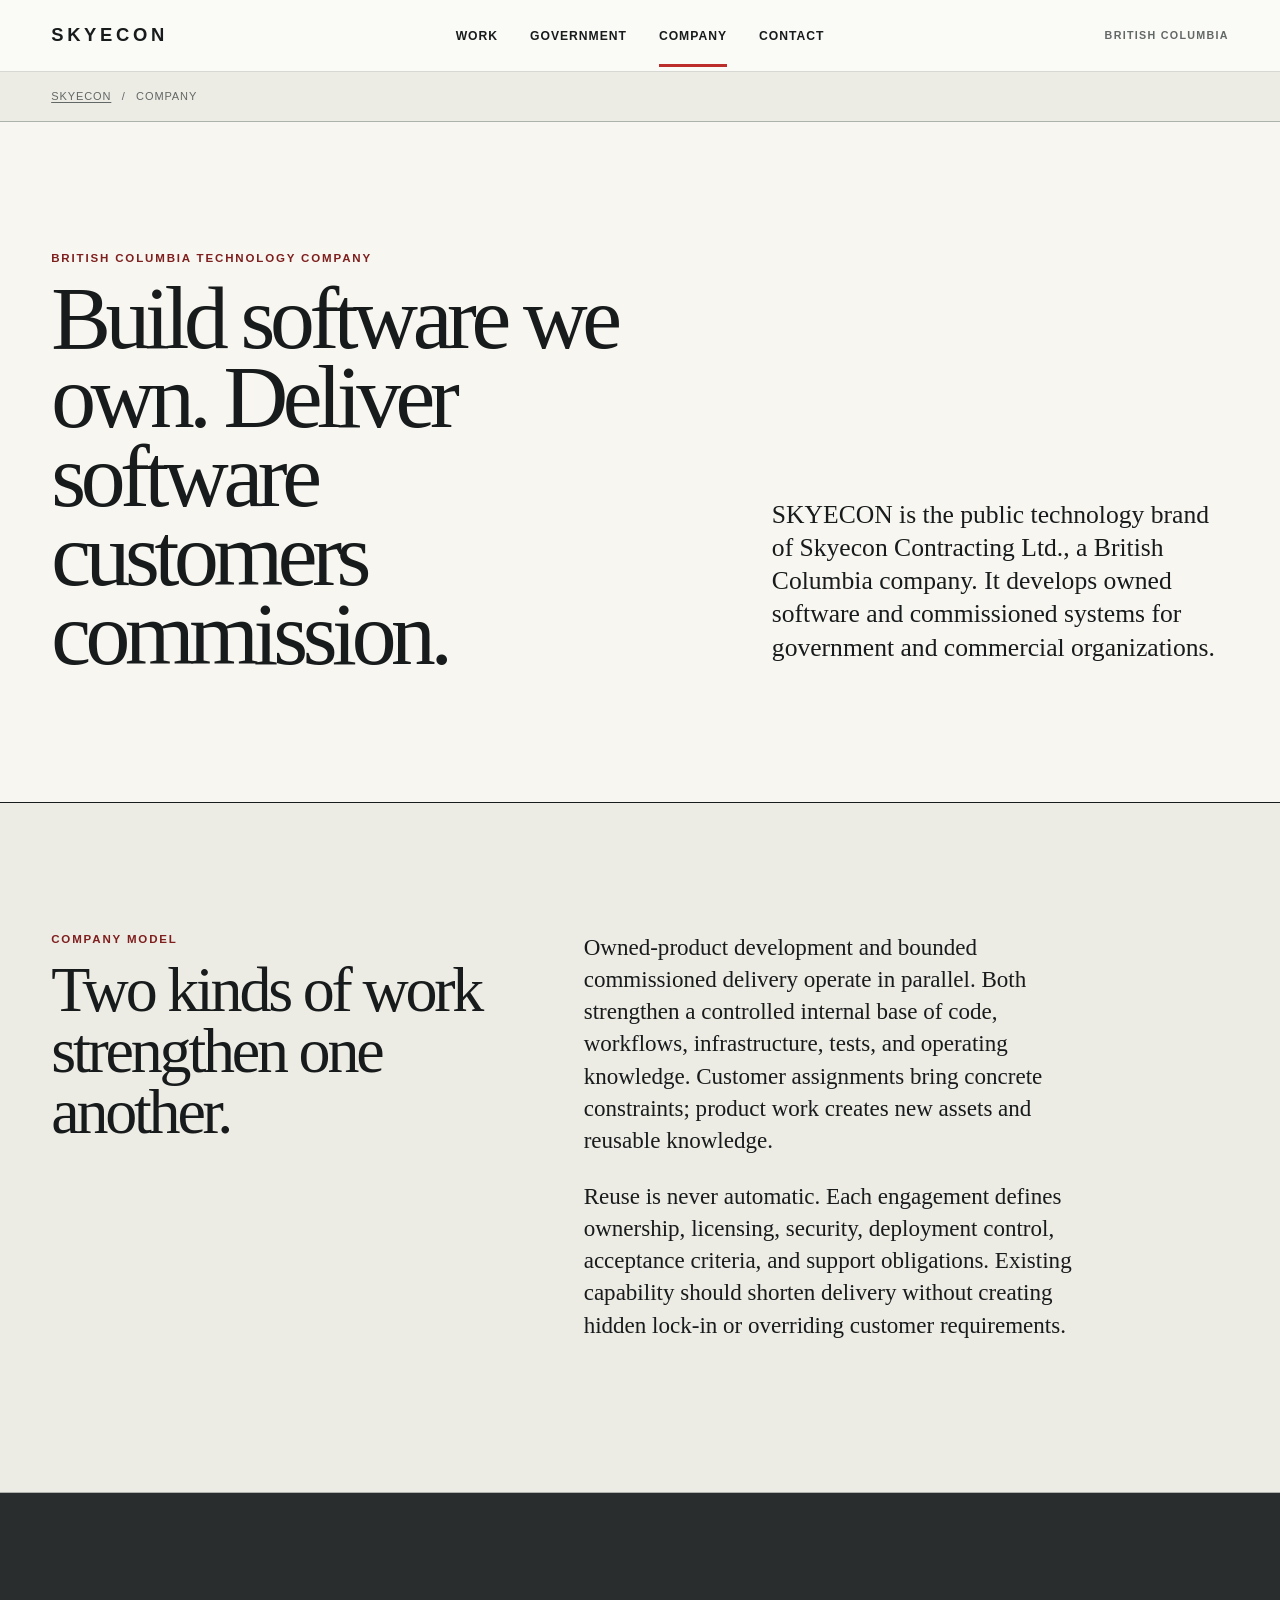
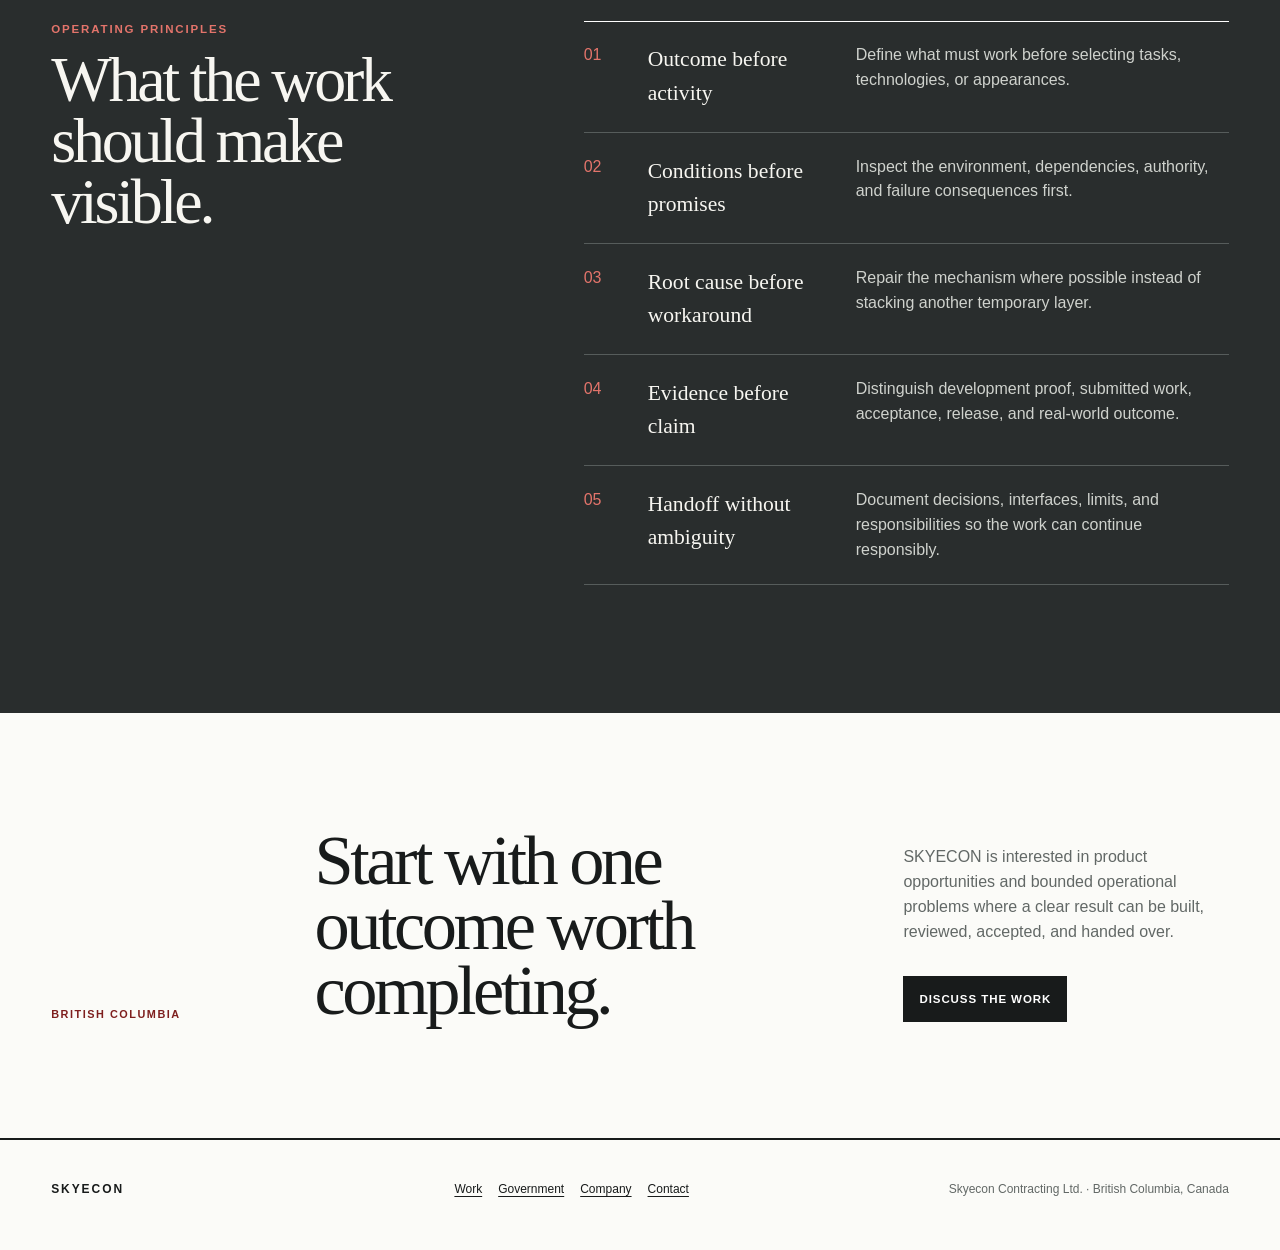
<file: about/index.html>
<!doctype html>
<html lang="en-CA">
<head>
  <meta charset="utf-8">
  <meta name="viewport" content="width=device-width, initial-scale=1">
  <title>Company | SKYECON</title>
  <meta name="description" content="SKYECON is a British Columbia technology company developing owned software and commissioned systems.">
  <link rel="canonical" href="https://skyecon.ca/about/">
  <meta property="og:type" content="website">
  <meta property="og:site_name" content="SKYECON">
  <meta property="og:title" content="Company | SKYECON">
  <meta property="og:description" content="Owned software and commissioned systems for government and commercial organizations.">
  <meta property="og:url" content="https://skyecon.ca/about/">
  <link rel="icon" href="data:,">
  <link rel="stylesheet" href="/redesign.css?v=20261009-technology">
  <script defer src="/script.js?v=20261009-technology"></script>
  <script type="application/ld+json">
  {
    "@context": "https://schema.org",
    "@type": "AboutPage",
    "name": "Company | SKYECON",
    "url": "https://skyecon.ca/about/",
    "isPartOf": {"@id": "https://skyecon.ca/#website"},
    "about": {"@id": "https://skyecon.ca/#organization"}
  }
  </script>
</head>
<body class="division-page about-page technology-about-page">
  <a class="skip-link" href="#main-content">Skip to main content</a>
  <header class="masthead tech-masthead">
    <a class="wordmark" href="/" aria-label="SKYECON home">SKYECON</a>
    <button class="menu-toggle" type="button" aria-label="Open menu" aria-expanded="false" aria-controls="primary-menu" data-mobile-menu-toggle>Menu</button>
    <nav class="primary-nav" id="primary-menu" aria-label="Primary navigation">
      <a href="/#work">Work</a>
      <a href="/#government">Government</a>
      <a href="/about/" aria-current="page">Company</a>
      <a href="/contact/">Contact</a>
    </nav>
    <span class="tech-location">British Columbia</span>
  </header>

  <main id="main-content">
    <nav class="breadcrumb" aria-label="Breadcrumb"><a href="/">SKYECON</a><span aria-hidden="true">/</span><span>Company</span></nav>

    <section class="about-hero" aria-labelledby="about-title">
      <div>
        <p class="locator">British Columbia technology company</p>
        <h1 id="about-title">Build software we own. Deliver software customers commission.</h1>
      </div>
      <p class="about-deck">SKYECON is the public technology brand of Skyecon Contracting Ltd., a British Columbia company. It develops owned software and commissioned systems for government and commercial organizations.</p>
    </section>

    <section class="about-story" aria-labelledby="story-title">
      <header><p class="kicker">Company model</p><h2 id="story-title">Two kinds of work strengthen one another.</h2></header>
      <div class="about-story-copy">
        <p>Owned-product development and bounded commissioned delivery operate in parallel. Both strengthen a controlled internal base of code, workflows, infrastructure, tests, and operating knowledge. Customer assignments bring concrete constraints; product work creates new assets and reusable knowledge.</p>
        <p>Reuse is never automatic. Each engagement defines ownership, licensing, security, deployment control, acceptance criteria, and support obligations. Existing capability should shorten delivery without creating hidden lock-in or overriding customer requirements.</p>
      </div>
    </section>

    <section class="principles-grid" aria-labelledby="principles-title">
      <header><p class="kicker">Operating principles</p><h2 id="principles-title">What the work should make visible.</h2></header>
      <div class="principle-list">
        <article><span>01</span><h3>Outcome before activity</h3><p>Define what must work before selecting tasks, technologies, or appearances.</p></article>
        <article><span>02</span><h3>Conditions before promises</h3><p>Inspect the environment, dependencies, authority, and failure consequences first.</p></article>
        <article><span>03</span><h3>Root cause before workaround</h3><p>Repair the mechanism where possible instead of stacking another temporary layer.</p></article>
        <article><span>04</span><h3>Evidence before claim</h3><p>Distinguish development proof, submitted work, acceptance, release, and real-world outcome.</p></article>
        <article><span>05</span><h3>Handoff without ambiguity</h3><p>Document decisions, interfaces, limits, and responsibilities so the work can continue responsibly.</p></article>
      </div>
    </section>

    <section class="tech-close" aria-labelledby="company-close-title">
      <p class="tech-index">British Columbia</p>
      <h2 id="company-close-title">Start with one outcome worth completing.</h2>
      <div><p>SKYECON is interested in product opportunities and bounded operational problems where a clear result can be built, reviewed, accepted, and handed over.</p><a class="tech-action-primary" href="/contact/">Discuss the work</a></div>
    </section>
  </main>

  <footer class="site-footer tech-footer">
    <strong>SKYECON</strong>
    <nav aria-label="Footer navigation"><a href="/#work">Work</a><a href="/#government">Government</a><a href="/about/">Company</a><a href="/contact/">Contact</a></nav>
    <p class="prototype-note">Skyecon Contracting Ltd. · British Columbia, Canada</p>
  </footer>
</body>
</html>
</file>
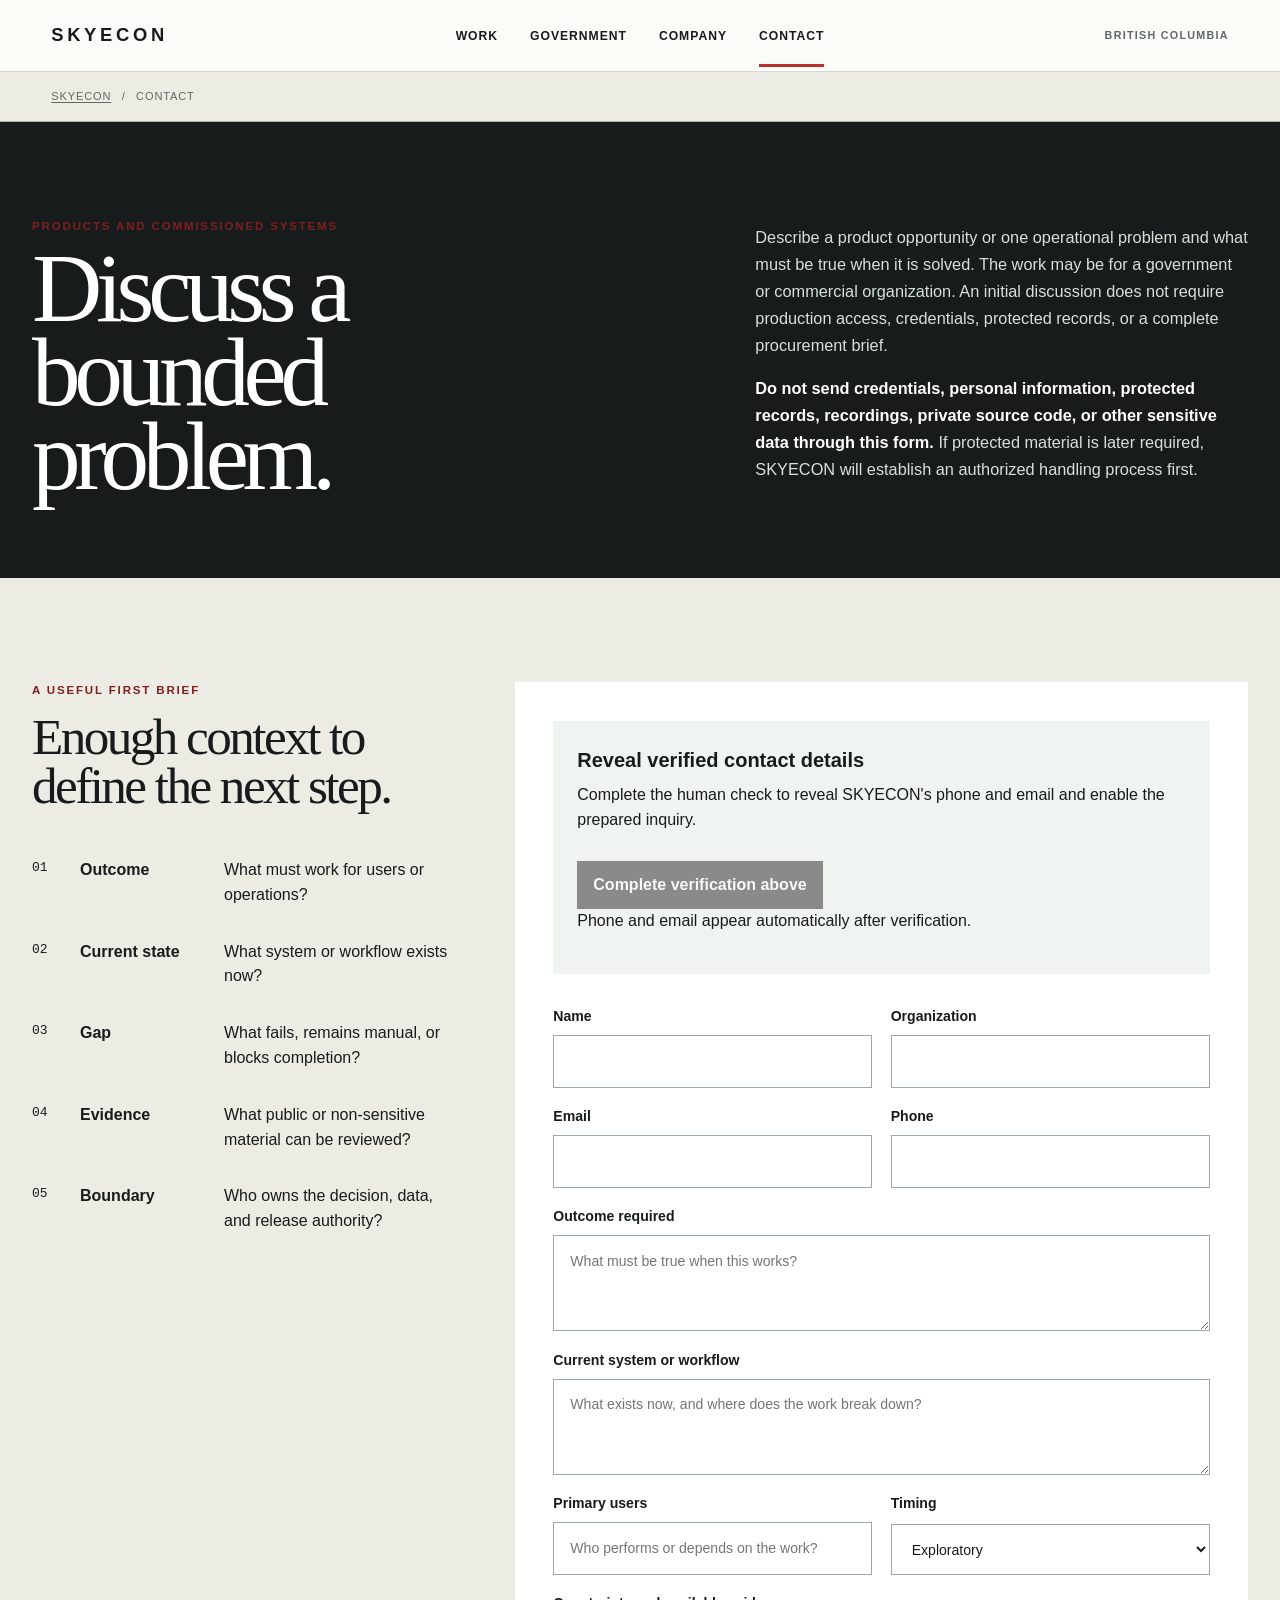
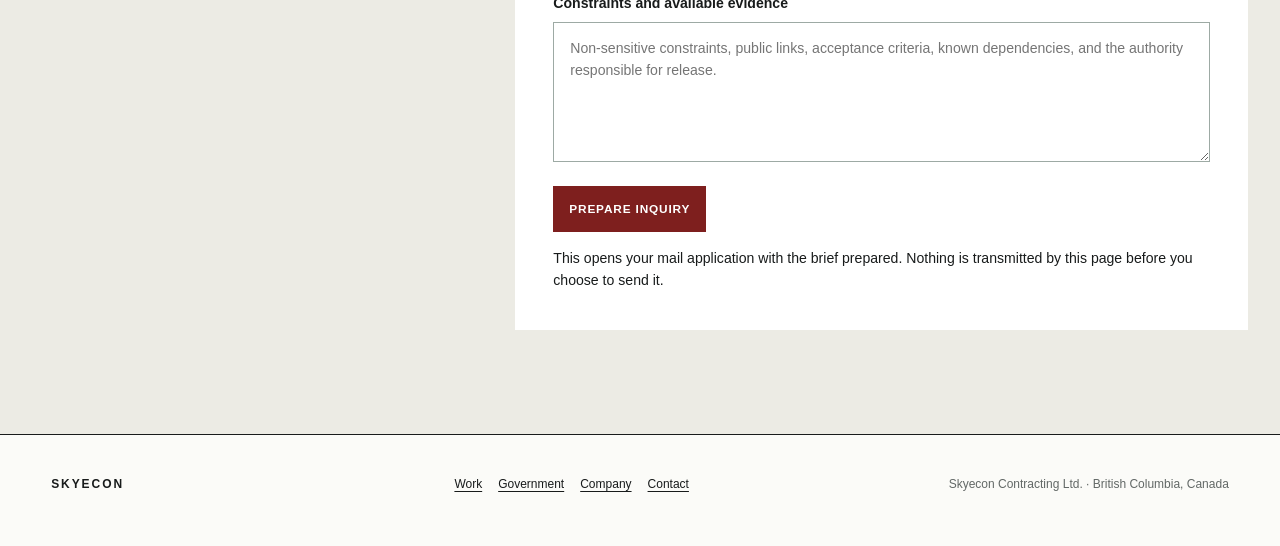
<file: contact/index.html>
<!doctype html>
<html lang="en-CA">
<head>
  <meta charset="utf-8">
  <meta name="viewport" content="width=device-width, initial-scale=1">
  <title>Discuss a Bounded Problem | SKYECON</title>
  <meta name="description" content="Discuss a product opportunity or bounded commissioned system with SKYECON, a British Columbia technology company.">
  <link rel="canonical" href="https://skyecon.ca/contact/">
  <meta property="og:type" content="website">
  <meta property="og:site_name" content="SKYECON">
  <meta property="og:title" content="Discuss a Bounded Problem | SKYECON">
  <meta property="og:description" content="Describe the outcome, current system, constraints, and available evidence. No sensitive data is required for an initial discussion.">
  <meta property="og:url" content="https://skyecon.ca/contact/">
  <link rel="icon" href="data:,">
  <link rel="stylesheet" href="/redesign.css?v=20261009-technology">
  <script defer src="/script.js?v=20261009-technology"></script>
  <script defer src="https://challenges.cloudflare.com/turnstile/v0/api.js"></script>
</head>
<body class="division-page software-contact-page technology-contact-page">
  <a class="skip-link" href="#main-content">Skip to main content</a>
  <header class="masthead tech-masthead">
    <a class="wordmark" href="/" aria-label="SKYECON home">SKYECON</a>
    <button class="menu-toggle" type="button" aria-label="Open menu" aria-expanded="false" aria-controls="primary-menu" data-mobile-menu-toggle>Menu</button>
    <nav class="primary-nav" id="primary-menu" aria-label="Primary navigation">
      <a href="/#work">Work</a>
      <a href="/#government">Government</a>
      <a href="/about/">Company</a>
      <a href="/contact/" aria-current="page">Contact</a>
    </nav>
    <span class="tech-location">British Columbia</span>
  </header>

  <main id="main-content">
    <nav class="breadcrumb" aria-label="Breadcrumb"><a href="/">SKYECON</a><span aria-hidden="true">/</span><span>Contact</span></nav>

    <section class="inquiry-hero" aria-labelledby="inquiry-title">
      <div><p class="locator">Products and commissioned systems</p><h1 id="inquiry-title">Discuss a bounded problem.</h1></div>
      <div class="inquiry-intro"><p>Describe a product opportunity or one operational problem and what must be true when it is solved. The work may be for a government or commercial organization. An initial discussion does not require production access, credentials, protected records, or a complete procurement brief.</p><p><strong>Do not send credentials, personal information, protected records, recordings, private source code, or other sensitive data through this form.</strong> If protected material is later required, SKYECON will establish an authorized handling process first.</p></div>
    </section>

    <section class="inquiry-layout" aria-labelledby="brief-title">
      <div class="inquiry-guide">
        <p class="kicker">A useful first brief</p>
        <h2 id="brief-title">Enough context to define the next step.</h2>
        <ol>
          <li><b>Outcome</b><span>What must work for users or operations?</span></li>
          <li><b>Current state</b><span>What system or workflow exists now?</span></li>
          <li><b>Gap</b><span>What fails, remains manual, or blocks completion?</span></li>
          <li><b>Evidence</b><span>What public or non-sensitive material can be reviewed?</span></li>
          <li><b>Boundary</b><span>Who owns the decision, data, and release authority?</span></li>
        </ol>
      </div>

      <div class="inquiry-form-panel">
        <div class="contact-gate" data-skyecon-contact-gate>
          <h3>Reveal verified contact details</h3>
          <p>Complete the human check to reveal SKYECON's phone and email and enable the prepared inquiry.</p>
          <div class="cf-turnstile" data-callback="skyeconContactGateVerified" data-error-callback="skyeconContactGateExpired" data-expired-callback="skyeconContactGateExpired" data-sitekey="0x4AAAAAADKobA1CR6y3Igis"></div>
          <button class="contact-gate-button" data-contact-reveal disabled type="button">Complete verification above</button>
          <p aria-live="polite" class="contact-gate-status" data-contact-status role="status">Phone and email appear automatically after verification.</p>
          <div class="contact-gate-output" data-contact-output hidden></div>
        </div>

        <form class="software-inquiry-form" id="contact-form" data-inquiry-kind="technology">
          <input name="project" type="hidden" value="Technology / product or commissioned system">
          <div class="inquiry-fields">
            <label><strong>Name</strong><input name="name" autocomplete="name" required type="text"></label>
            <label><strong>Organization</strong><input name="organization" autocomplete="organization" type="text"></label>
            <label><strong>Email</strong><input name="email" autocomplete="email" required type="email"></label>
            <label><strong>Phone</strong><input name="phone" autocomplete="tel" type="tel"></label>
            <label class="full"><strong>Outcome required</strong><textarea name="objective" required rows="3" placeholder="What must be true when this works?"></textarea></label>
            <label class="full"><strong>Current system or workflow</strong><textarea name="currentSystem" rows="3" placeholder="What exists now, and where does the work break down?"></textarea></label>
            <label><strong>Primary users</strong><input name="users" type="text" placeholder="Who performs or depends on the work?"></label>
            <label><strong>Timing</strong><select name="timeline"><option>Exploratory</option><option>This quarter</option><option>Time-sensitive</option><option>Procurement planning</option></select></label>
            <label class="full"><strong>Constraints and available evidence</strong><textarea name="details" required rows="5" placeholder="Non-sensitive constraints, public links, acceptance criteria, known dependencies, and the authority responsible for release."></textarea></label>
          </div>
          <button class="solid-action form-submit" type="submit">Prepare inquiry</button>
          <p class="form-note">This opens your mail application with the brief prepared. Nothing is transmitted by this page before you choose to send it.</p>
        </form>
      </div>
    </section>
  </main>

  <footer class="site-footer tech-footer">
    <strong>SKYECON</strong>
    <nav aria-label="Footer navigation"><a href="/#work">Work</a><a href="/#government">Government</a><a href="/about/">Company</a><a href="/contact/">Contact</a></nav>
    <p class="prototype-note">Skyecon Contracting Ltd. · British Columbia, Canada</p>
  </footer>
</body>
</html>
</file>
<file: redesign.css>
/* SKYECON — The Standard Beneath the Surface
   Local type only. No remote dependencies. */
:root {
  --paper: #ecebe4;
  --paper-light: #f7f6f1;
  --ink: #181b1b;
  --graphite: #292d2d;
  --steel: #626866;
  --mist: #cfd2cd;
  --rule: #aeb2ad;
  --timber: #8a6546;
  --bc-red: #bb2e2c;
  --bc-red-dark: #7e1f1e;
  --accent-light: #e3746b;
  --warm-light: #f7eee9;
  --display: Baskerville, "Iowan Old Style", "Palatino Linotype", Georgia, serif;
  --humanist: "Trebuchet MS", "Gill Sans", Calibri, sans-serif;
  --condensed: "Arial Narrow", "Aptos Narrow", "Helvetica Neue", Arial, sans-serif;
  --page: min(1440px, 100%);
  --gutter: clamp(1rem, 4vw, 4.5rem);
  --section: clamp(4.5rem, 10vw, 10rem);
}

* { box-sizing: border-box; }
html { background: var(--paper); color-scheme: light; }
body { margin: 0; background: var(--paper); color: var(--ink); font-family: var(--humanist); line-height: 1.55; }
img { display: block; max-width: 100%; }
a { color: inherit; text-decoration-thickness: 1px; text-underline-offset: .22em; }
p, h1, h2, h3, figure, ol, ul, dl, dd { margin-top: 0; }
button, input, select, textarea { font: inherit; }

.skip-link { position: fixed; top: .75rem; left: .75rem; z-index: 100; padding: .8rem 1rem; background: var(--paper-light); border: 2px solid var(--bc-red); color: var(--ink); transform: translateY(-180%); }
.skip-link:focus { transform: translateY(0); }
:focus-visible { outline: 3px solid var(--bc-red); outline-offset: 4px; }

.masthead { width: var(--page); min-height: 76px; margin-inline: auto; padding: 0 var(--gutter); display: grid; grid-template-columns: minmax(9rem, 1fr) auto minmax(12rem, 1fr); align-items: center; border-bottom: 1px solid var(--ink); background: var(--paper-light); }
.wordmark { width: max-content; min-height: 44px; display: inline-flex; align-items: center; font-family: var(--condensed); font-size: 1.15rem; font-weight: 900; letter-spacing: .2em; text-decoration: none; }
.menu-toggle { display: none; min-height: 44px; padding: .6rem .2rem; border: 0; border-bottom: 2px solid var(--bc-red); background: transparent; color: var(--ink); font-family: var(--condensed); font-size: .72rem; font-weight: 800; letter-spacing: .12em; text-transform: uppercase; cursor: pointer; }
.primary-nav { display: flex; justify-content: center; gap: clamp(1rem, 3vw, 2.6rem); }
.primary-nav a { min-height: 46px; padding: 1.6rem 0 1.3rem; border-bottom: 3px solid transparent; font-family: var(--condensed); font-size: .76rem; font-weight: 700; letter-spacing: .08em; text-decoration: none; text-transform: uppercase; }
.primary-nav a span { margin-inline: .18em; }
.primary-nav a:hover, .primary-nav a[aria-current="page"] { border-bottom-color: var(--bc-red); }
.quote-link, .inquiry-link { justify-self: end; min-height: 44px; display: inline-flex; align-items: center; padding: .7rem 1rem; background: var(--ink); color: var(--paper-light); font-family: var(--condensed); font-size: .76rem; font-weight: 800; letter-spacing: .06em; text-decoration: none; text-transform: uppercase; }
.inquiry-link { background: var(--bc-red-dark); }

.gateway { position: relative; width: var(--page); min-height: min(900px, calc(100svh - 76px)); margin-inline: auto; overflow: hidden; border-bottom: 1px solid var(--ink); background: #aeb5b4; isolation: isolate; }
.gateway-art { position: absolute; inset: 0; margin: 0; }
.gateway-art picture, .gateway-art img { width: 100%; height: 100%; }
.gateway-art img { object-fit: cover; object-position: center; }
.gateway-art::after { content: ""; position: absolute; inset: 0; background: linear-gradient(90deg, rgba(236,235,228,.97) 0 27%, rgba(236,235,228,.68) 40%, transparent 64%), linear-gradient(0deg, rgba(24,27,27,.74) 0 28%, transparent 56%); pointer-events: none; }
.gateway-art figcaption { position: absolute; right: var(--gutter); top: 1.25rem; z-index: 1; padding: .35rem .5rem; background: rgba(247,246,241,.92); color: var(--graphite); font-family: var(--condensed); font-size: .65rem; letter-spacing: .08em; text-transform: uppercase; }
.gateway-copy { position: relative; z-index: 2; width: min(47rem, 58%); padding: clamp(4rem, 8vw, 8rem) var(--gutter) 23rem; }
.locator, .kicker { color: var(--bc-red-dark); font-family: var(--condensed); font-size: .72rem; font-weight: 800; letter-spacing: .16em; text-transform: uppercase; }
.gateway-copy h1 { max-width: 8ch; margin-bottom: .5rem; font-family: var(--display); font-size: clamp(4.2rem, 10vw, 9rem); font-weight: 400; letter-spacing: -.06em; line-height: .82; }
.gateway-deck { max-width: 25ch; margin-bottom: 1.5rem; font-family: var(--display); font-size: clamp(1.35rem, 2vw, 2rem); line-height: 1.15; }
.text-action { display: inline-block; padding: .4rem 0; border-bottom: 2px solid var(--bc-red); font-family: var(--condensed); font-size: .8rem; font-weight: 800; letter-spacing: .08em; text-decoration: none; text-transform: uppercase; }

.division-datum { position: absolute; left: 0; right: 0; bottom: 0; z-index: 3; display: grid; grid-template-columns: 1.18fr .82fr; border-top: 2px solid var(--bc-red); background: var(--graphite); color: var(--paper-light); }
.division-datum::before { content: "+"; position: absolute; left: calc(59% - .75rem); top: -.86rem; width: 1.4rem; height: 1.4rem; display: grid; place-items: center; border: 1px solid var(--bc-red); border-radius: 50%; background: var(--bc-red); color: white; font: 700 1rem/1 var(--condensed); }
.division-route { min-height: 270px; padding: 2rem var(--gutter); display: grid; grid-template-columns: 1fr auto; grid-template-rows: auto 1fr auto; column-gap: 1rem; border-right: 1px solid #707675; text-decoration: none; transition: background-color .18s ease, color .18s ease; }
.division-route:last-child { border-right: 0; }
.division-route:hover, .division-route:focus-visible { background: var(--paper-light); color: var(--ink); }
.route-index { grid-column: 1 / -1; font-family: var(--condensed); font-size: .67rem; font-weight: 700; letter-spacing: .14em; text-transform: uppercase; }
.division-route strong { align-self: center; font-family: var(--display); font-size: clamp(1.7rem, 3vw, 3.35rem); font-weight: 400; line-height: .98; }
.route-copy { max-width: 23ch; align-self: end; color: #c9cdca; font-size: .82rem; }
.division-route:hover .route-copy, .division-route:focus-visible .route-copy { color: var(--steel); }
.route-arrow { grid-column: 2; grid-row: 3; align-self: end; font-family: var(--condensed); font-size: .7rem; font-weight: 800; letter-spacing: .08em; text-transform: uppercase; }

/* Corporate root: the company statement is the visual. Real work appears inside each division. */
.corporate-gateway { display: grid; grid-template-columns: minmax(0, 1.45fr) minmax(25rem, 1fr); min-height: calc(100svh - 76px); background: var(--paper-light); }
.corporate-gateway .gateway-copy { grid-column: 1 / 2; width: 100%; min-width: 0; max-width: none; justify-self: stretch; display: flex; flex-direction: column; justify-content: center; padding: clamp(4.5rem, 9vw, 9rem) var(--gutter); }
.corporate-gateway .gateway-copy::after { display: none; }
.corporate-gateway .gateway-copy h1 { max-width: 690px; font-size: clamp(4.75rem, 7.1vw, 6.75rem); line-height: .88; letter-spacing: -.035em; }
.corporate-gateway .gateway-deck { max-width: 36ch; margin: 1.5rem 0 0; font-family: var(--humanist); font-size: 1.1875rem; line-height: 1.55; }
.corporate-gateway .division-datum { grid-column: 2 / 3; position: static; display: grid; grid-template-columns: 1fr; border-top: 0; border-left: 2px solid var(--bc-red); background: var(--paper); color: var(--ink); }
.corporate-gateway .division-datum::before { display: none; }
.corporate-gateway .division-route { min-height: 0; padding: clamp(2rem, 4vw, 4rem); grid-template-rows: auto 1fr auto; border-right: 0; border-bottom: 1px solid var(--ink); }
.corporate-gateway .division-route:last-child { border-bottom: 0; }
.corporate-gateway .division-route:hover, .corporate-gateway .division-route:focus-visible { background: var(--graphite); color: var(--paper-light); }
.corporate-gateway .division-route strong { font-size: clamp(2.1rem, 3.5vw, 3.8rem); }
.corporate-gateway .route-copy { color: var(--steel); }
.corporate-gateway .division-route:hover .route-copy, .corporate-gateway .division-route:focus-visible .route-copy { color: var(--mist); }

.standard-section, .founder-continuity, .flooring-continuity, .software-evidence, .closing-line, .service-index, .project-proof, .route-directory, .qualification-section, .boundaries-section { width: var(--page); margin-inline: auto; padding: var(--section) var(--gutter); }
.standard-section { display: grid; grid-template-columns: minmax(0, .8fr) minmax(0, 1.2fr); gap: clamp(3rem, 6.7vw, 6rem); padding-block: clamp(6rem, 7.7vw, 6.875rem); border-bottom: 1px solid var(--rule); }
.section-marker { padding-top: .4rem; font-family: var(--condensed); color: var(--steel); writing-mode: vertical-rl; letter-spacing: .2em; }
.standard-intro h2, .continuity-copy h2, .software-heading h2, .closing-line h2, .service-index h2, .inspection-band h2, .project-proof h2, .route-directory h2, .capability-ledger h2, .qualification-section h2, .boundaries-section h2 { font-family: var(--display); font-size: clamp(2.4rem, 5vw, 5.25rem); font-weight: 400; letter-spacing: -.045em; line-height: .96; }
.standard-intro h2 { max-width: 10ch; font-size: clamp(3rem, 4vw, 4rem); }
.method-line { margin: 0; padding: 0; list-style: none; border-top: 1px solid var(--ink); }
.method-line li { min-height: 70px; display: grid; grid-template-columns: 7rem 1fr; align-items: center; border-bottom: 1px solid var(--rule); }
.method-line b { font-family: var(--condensed); font-size: .75rem; letter-spacing: .1em; text-transform: uppercase; }
.method-line span { color: var(--steel); }

.root-evidence { width: var(--page); margin-inline: auto; padding: clamp(5rem, 6vw, 6rem) var(--gutter); border-bottom: 1px solid var(--ink); background: var(--graphite); color: var(--paper-light); }
.root-evidence > header { display: grid; grid-template-columns: .8fr 1.2fr; gap: clamp(3rem, 6.7vw, 6rem); align-items: end; margin-bottom: 2rem; }
.root-evidence .kicker { color: var(--accent-light); }
.root-evidence h2 { max-width: 10ch; margin: 0; font-family: var(--display); font-size: clamp(3.2rem, 5vw, 5rem); font-weight: 400; letter-spacing: -.045em; line-height: .94; }
.evidence-pair { display: grid; grid-template-columns: 1fr 1fr; border-top: 1px solid #656b69; }
.evidence-card { min-width: 0; padding: 1.5rem 1.5rem 0 0; display: grid; grid-template-columns: 1fr auto; gap: .8rem 1.5rem; color: var(--paper-light); text-decoration: none; }
.evidence-card + .evidence-card { padding-right: 0; padding-left: 1.5rem; border-left: 1px solid #656b69; }
.evidence-card .evidence-division { grid-column: 1 / -1; font-family: var(--condensed); font-size: .72rem; font-weight: 800; letter-spacing: .12em; text-transform: uppercase; }
.evidence-card img { grid-column: 1 / -1; width: 100%; height: clamp(240px, 24vw, 360px); object-fit: cover; object-position: center; border: 1px solid #565c5b; background: var(--paper-light); filter: saturate(.84); }
.evidence-card strong { margin-top: .4rem; font-family: var(--display); font-size: clamp(1.7rem, 2.8vw, 2.8rem); font-weight: 400; line-height: 1; }
.evidence-card p { grid-column: 1; max-width: 44ch; margin: 0 0 1.5rem; color: var(--mist); font-size: .9rem; }
.evidence-action { grid-column: 2; grid-row: 4 / 6; align-self: end; margin-bottom: 1.5rem; font-family: var(--condensed); font-size: .7rem; font-weight: 800; letter-spacing: .06em; text-transform: uppercase; }
.evidence-card:hover .evidence-action, .evidence-card:focus-visible .evidence-action { color: var(--accent-light); }

/* Root signature experience: the method becomes a controlled state
   sequence, then real evidence is allowed to break the global grid. */
.method-experience {
  --method-progress: 0;
  width: var(--page);
  margin-inline: auto;
  border-bottom: 1px solid var(--ink);
  background: var(--paper);
}
.method-pin {
  min-height: 760px;
  padding: clamp(5rem, 8vw, 8rem) var(--gutter);
  display: grid;
  grid-template-columns: minmax(18rem, .72fr) minmax(32rem, 1.28fr);
  gap: clamp(3rem, 8vw, 9rem);
  align-items: center;
}
.has-js .method-experience { height: 360svh; }
.has-js .method-pin { position: sticky; top: 0; min-height: 100svh; }
.method-intro { align-self: stretch; display: flex; flex-direction: column; justify-content: center; }
.method-intro h2 {
  max-width: 7ch;
  margin: .8rem 0 1.5rem;
  font-family: var(--display);
  font-size: clamp(4.5rem, 7vw, 7.5rem);
  font-weight: 400;
  letter-spacing: -.06em;
  line-height: .84;
}
.method-thesis { max-width: 24ch; font-family: var(--display); font-size: clamp(1.25rem, 2vw, 1.7rem); line-height: 1.25; }
.method-status {
  margin: auto 0 0;
  padding-top: 1rem;
  border-top: 2px solid var(--bc-red);
  color: var(--steel);
  font-family: var(--condensed);
  font-size: .7rem;
  letter-spacing: .12em;
  text-transform: uppercase;
}
.method-status strong { color: var(--ink); }
.method-system { position: relative; margin: 0; padding: 0 0 0 3rem; list-style: none; }
.method-system::before,
.method-system::after { content: ""; position: absolute; left: .55rem; top: 2rem; bottom: 2rem; width: 1px; background: var(--rule); }
.method-system::after {
  background: var(--bc-red);
  transform: scaleY(var(--method-progress));
  transform-origin: top;
  transition: transform .35s ease;
}
.method-system li {
  position: relative;
  min-height: clamp(5.5rem, 9.5vh, 7.25rem);
  display: grid;
  grid-template-columns: 4.5rem minmax(9rem, .7fr) 1fr;
  grid-template-rows: 1fr auto;
  gap: .25rem 1rem;
  align-items: center;
  border-top: 1px solid var(--rule);
  color: var(--steel);
  transition: color .3s ease, border-color .3s ease, transform .3s ease;
}
.method-system li:last-child { border-bottom: 1px solid var(--rule); }
.method-system li::before {
  content: "";
  position: absolute;
  left: -2.85rem;
  top: calc(50% - .38rem);
  z-index: 1;
  width: .75rem;
  height: .75rem;
  border: 1px solid var(--rule);
  border-radius: 50%;
  background: var(--paper);
  transition: background-color .3s ease, border-color .3s ease, transform .3s ease;
}
.method-system .method-number { font-family: var(--condensed); font-size: .7rem; letter-spacing: .1em; }
.method-system b { font-family: var(--display); font-size: clamp(1.55rem, 2.4vw, 2.6rem); font-weight: 400; line-height: 1; }
.method-system li > span:not(.method-number) { max-width: 31ch; font-size: .95rem; }
.method-system small { grid-column: 2 / -1; align-self: start; padding-bottom: .65rem; color: var(--bc-red-dark); font-family: var(--condensed); font-size: .7rem; font-weight: 800; letter-spacing: .1em; text-transform: uppercase; opacity: 0; }
.method-system li.is-active { color: var(--ink); border-top-color: var(--ink); transform: translateX(.55rem); }
.method-system li.is-active::before { border-color: var(--bc-red); background: var(--bc-red); transform: scale(1.4); }
.method-system li.is-active .method-number { color: var(--bc-red-dark); }
.method-system li.is-active small { opacity: 1; }

.root-evidence.evidence-experience { padding: 0; border-bottom: 0; background: var(--graphite); overflow: hidden; }
.evidence-experience .evidence-intro {
  min-height: 54svh;
  margin: 0;
  padding: clamp(5rem, 8vw, 8rem) var(--gutter);
  display: grid;
  grid-template-columns: .65fr 1fr .55fr;
  gap: clamp(2rem, 5vw, 5rem);
  align-items: end;
  border-bottom: 1px solid #656b69;
}
.evidence-experience .evidence-intro h2 { max-width: 8ch; font-size: clamp(4rem, 7.5vw, 8rem); }
.evidence-experience .evidence-intro > p:last-child { max-width: 26ch; margin: 0; color: var(--mist); }
.evidence-stage { position: relative; min-height: max(780px, 100svh); border-bottom: 1px solid #656b69; overflow: hidden; }
.stage-copy h3 {
  margin: 0;
  font-family: var(--display);
  font-size: clamp(3.2rem, 7vw, 7.5rem);
  font-weight: 400;
  letter-spacing: -.055em;
  line-height: .86;
}
.stage-copy > p:not(.stage-index):not(.flooring-inspection-note) { max-width: 45ch; color: var(--mist); }
.stage-index { color: var(--accent-light); font-family: var(--condensed); font-size: .67rem; font-weight: 800; letter-spacing: .13em; text-transform: uppercase; }
.stage-actions { display: flex; flex-wrap: wrap; gap: .75rem 1.5rem; align-items: center; }
.stage-actions button,
.stage-actions a {
  min-height: 46px;
  display: inline-flex;
  align-items: center;
  padding: .75rem 1rem;
  border: 1px solid var(--paper-light);
  border-radius: 0;
  background: transparent;
  color: var(--paper-light);
  font-family: var(--condensed);
  font-size: .68rem;
  font-weight: 800;
  letter-spacing: .08em;
  text-decoration: none;
  text-transform: uppercase;
  cursor: pointer;
}
.stage-actions button { display: none; background: transparent; color: var(--paper-light); }
.has-js .stage-actions button { display: inline-flex; }
.stage-actions button:hover,
.stage-actions button[aria-expanded="true"] { border-color: var(--accent-light); background: var(--accent-light); color: var(--ink); }
.stage-actions a { border-color: transparent; border-bottom-color: #737977; padding-inline: 0; }

.software-stage { padding: clamp(4rem, 7vw, 7rem) 0 clamp(4rem, 7vw, 7rem) var(--gutter); display: grid; grid-template-columns: minmax(17rem, .48fr) minmax(0, 1.52fr); gap: clamp(2rem, 5vw, 5rem); align-items: center; }
.software-stage .stage-copy { position: relative; z-index: 2; margin-left: clamp(1rem, 2vw, 2rem); display: grid; gap: 1.4rem; }
.software-workspace { position: relative; margin: 0; min-width: 0; }
.workspace-surface { position: relative; }
.workspace-surface > img {
  width: 108%;
  max-width: none;
  height: auto;
  border: 1px solid #626866;
  box-shadow: 0 3rem 7rem rgba(0,0,0,.28);
  transform-origin: 78% 42%;
  transition: transform .7s cubic-bezier(.2,.7,.2,1), filter .4s ease;
}
.software-workspace figcaption { margin-top: .8rem; color: var(--mist); font-family: var(--condensed); font-size: .62rem; letter-spacing: .09em; text-transform: uppercase; }
.inspection-marker {
  position: absolute;
  z-index: 3;
  width: 2rem;
  height: 2rem;
  display: grid;
  place-items: center;
  border: 1px solid var(--accent-light);
  border-radius: 50%;
  background: var(--graphite);
  color: var(--accent-light);
  font: 800 .62rem/1 var(--condensed);
  opacity: 0;
  transform: scale(.7);
  transition: opacity .3s ease, transform .3s ease;
}
.inspection-marker::after { content: ""; position: absolute; left: 100%; top: 50%; width: clamp(2rem, 5vw, 5rem); height: 1px; background: var(--accent-light); opacity: .8; }
.marker-source { left: 47%; top: 52%; }
.marker-review { left: 57%; top: 25%; }
.marker-correct { left: 63%; top: 59%; }
.inspection-notes {
  position: absolute;
  inset: 0 2rem auto auto;
  width: min(26rem, 44%);
  margin: 0;
  padding: 0;
  list-style: none;
  border-top: 2px solid var(--accent-light);
  background: rgba(24,27,27,.96);
  opacity: 0;
  transform: translateY(1rem);
  transition: opacity .35s ease, transform .35s ease;
}
.inspection-notes li { display: grid; grid-template-columns: 2.5rem 1fr; gap: .5rem; padding: 1rem; border-bottom: 1px solid #565c5b; }
.inspection-notes b { color: var(--accent-light); font: 700 .68rem/1.5 var(--condensed); }
.inspection-notes span { font-size: .86rem; }
.software-stage.is-inspecting .workspace-surface > img { transform: scale(1.16); filter: saturate(.65) brightness(.68); }
.software-stage.is-inspecting .inspection-marker { opacity: 1; transform: scale(1); }
.software-stage.is-inspecting .inspection-notes { opacity: 1; transform: translateY(0); }

.flooring-stage { display: grid; grid-template-columns: minmax(0, 1.42fr) minmax(23rem, .58fr); background: #151818; }
.flooring-visual { position: relative; min-height: max(780px, 100svh); overflow: hidden; }
.flooring-visual img { position: absolute; inset: 0; width: 100%; height: 100%; max-width: none; object-fit: cover; transition: opacity .7s ease, transform 1s cubic-bezier(.2,.7,.2,1); }
.flooring-overall { object-position: 51% center; filter: saturate(.8) contrast(1.03); }
.flooring-detail { object-position: center 52%; opacity: 0; transform: scale(1.48); }
.flooring-stage.is-inspecting .flooring-overall { opacity: 0; transform: scale(1.06); }
.flooring-stage.is-inspecting .flooring-detail { opacity: 1; transform: scale(1.28); }
.flooring-copy { position: relative; z-index: 2; padding: clamp(3rem, 5vw, 5rem) var(--gutter) clamp(3rem, 5vw, 5rem) clamp(2rem, 4vw, 4rem); display: flex; flex-direction: column; justify-content: flex-end; background: var(--paper-light); color: var(--ink); }
.flooring-copy .stage-index { color: var(--bc-red-dark); }
.flooring-copy h3 { font-size: clamp(3.2rem, 5vw, 5.7rem); }
.flooring-copy > p:not(.stage-index):not(.flooring-inspection-note) { color: var(--steel); }
.flooring-copy .stage-actions button { border-color: var(--ink); background: transparent; color: var(--ink); }
.flooring-copy .stage-actions button:hover,
.flooring-copy .stage-actions button[aria-expanded="true"] { border-color: var(--bc-red); background: var(--bc-red); color: white; }
.flooring-copy .stage-actions a { color: var(--ink); border-bottom-color: var(--rule); }
.flooring-inspection-note { margin: auto 0 0; padding-top: 1rem; border-top: 1px solid var(--rule); color: var(--steel); font-family: var(--condensed); font-size: .65rem; letter-spacing: .08em; text-transform: uppercase; opacity: 1; }
.flooring-stage.is-inspecting .flooring-inspection-note { color: var(--bc-red-dark); opacity: 1; }

.founder-continuity { display: grid; grid-template-columns: .9fr 1.1fr; gap: clamp(2rem, 7vw, 8rem); border-bottom: 1px solid var(--rule); background: var(--paper-light); }
.continuity-heading h2 { font-family: var(--display); font-size: clamp(2.7rem, 5vw, 5.4rem); font-weight: 400; letter-spacing: -.05em; line-height: .94; }
.continuity-summary { max-width: 48ch; align-self: end; font-family: var(--display); font-size: clamp(1.2rem, 2vw, 1.6rem); line-height: 1.3; }
.continuity-line { grid-column: 1 / -1; display: grid; grid-template-columns: repeat(5, 1fr); margin: 1rem 0 0; padding: 0; list-style: none; border-top: 2px solid var(--bc-red); }
.continuity-line li { min-height: 150px; padding: 1rem 1rem 0 0; display: flex; flex-direction: column; border-right: 1px solid var(--rule); }
.continuity-line li:last-child { border-right: 0; }
.continuity-line span { color: var(--bc-red-dark); font-family: var(--condensed); font-size: .7rem; }
.continuity-line b { margin-top: auto; font-family: var(--display); font-size: 1.25rem; font-weight: 400; }
.continuity-line small { min-height: 3.2em; color: var(--steel); }

.flooring-continuity { display: grid; grid-template-columns: minmax(0, 1.05fr) minmax(19rem, .95fr); gap: clamp(2rem, 6vw, 7rem); background: var(--paper-light); }
.corporate-proof-band { padding: clamp(2.8rem, 5vw, 4.5rem) var(--gutter); border-block: 1px solid var(--ink); background: var(--soft); }
.corporate-proof-band > .kicker { margin-bottom: 1.5rem; }
.corporate-facts { display: grid; grid-template-columns: repeat(4, 1fr); }
.corporate-facts article { min-height: 8rem; padding: 1.25rem 1.5rem 1.25rem 0; border-right: 1px solid var(--rule); }
.corporate-facts article + article { padding-left: 1.5rem; }
.corporate-facts article:last-child { border-right: 0; }
.corporate-facts strong { display: block; margin-bottom: .6rem; font-family: var(--condensed); font-size: .76rem; letter-spacing: .08em; text-transform: uppercase; }
.corporate-facts span { display: block; max-width: 22ch; color: var(--steel); font-size: .92rem; line-height: 1.55; }
.continuity-copy p:not(.kicker) { max-width: 62ch; }
.inline-actions { display: flex; flex-wrap: wrap; gap: .8rem 1.2rem; align-items: center; margin-top: 2rem; }
.solid-action, .line-action { min-height: 46px; display: inline-flex; align-items: center; justify-content: center; padding: .75rem 1rem; font-family: var(--condensed); font-size: .74rem; font-weight: 800; letter-spacing: .07em; text-decoration: none; text-transform: uppercase; }
.solid-action { background: var(--bc-red-dark); color: white; }
.solid-action.inverse { background: var(--paper-light); color: var(--ink); }
.line-action { padding-inline: 0; border-bottom: 1px solid currentColor; }
.line-action.light { color: var(--paper-light); }
.proof-figure { align-self: start; margin: 5rem 0 0; border-top: 7px solid var(--ink); }
.proof-figure img { width: 100%; aspect-ratio: 4/3; object-fit: cover; filter: saturate(.75); }
.proof-figure figcaption, .division-hero-proof figcaption, .proof-sequence figcaption { padding: .8rem 0; display: flex; justify-content: space-between; gap: 1rem; border-bottom: 1px solid var(--rule); font-family: var(--condensed); font-size: .68rem; letter-spacing: .06em; text-transform: uppercase; }
.local-routes { grid-column: 1 / -1; display: flex; flex-wrap: wrap; gap: .5rem 1.2rem; padding-top: 1.5rem; border-top: 1px solid var(--ink); }
.local-routes span { margin-right: auto; color: var(--steel); font-family: var(--condensed); font-size: .7rem; letter-spacing: .1em; text-transform: uppercase; }
.local-routes a { font-size: .83rem; }

.software-evidence { display: grid; grid-template-columns: .75fr 1.25fr; gap: clamp(2rem, 8vw, 9rem); background: var(--graphite); color: var(--paper-light); }
.software-heading p:not(.kicker) { max-width: 34ch; color: var(--mist); font-family: var(--display); font-size: 1.3rem; }
.software-heading .kicker { color: var(--accent-light); }
.release-record { border-top: 1px solid var(--paper-light); }
.record-rail { padding: .8rem 0; display: flex; justify-content: space-between; gap: 1rem; border-bottom: 1px solid #555b5a; color: var(--mist); font-family: var(--condensed); font-size: .66rem; letter-spacing: .1em; text-transform: uppercase; }
.release-record h3 { margin: 3rem 0 1rem; font-family: var(--display); font-size: clamp(3rem, 7vw, 7rem); font-weight: 400; letter-spacing: -.05em; line-height: .85; }
.release-record > p { max-width: 42ch; color: var(--mist); }
.release-record dl { margin: 3rem 0; border-top: 1px solid #555b5a; }
.release-record dl div { display: grid; grid-template-columns: 9rem 1fr; padding: .9rem 0; border-bottom: 1px solid #555b5a; }
.release-record dt { color: var(--accent-light); font-family: var(--condensed); font-size: .7rem; font-weight: 800; letter-spacing: .08em; text-transform: uppercase; }
.release-record dd { color: var(--mist); }
.release-record > a { font-weight: 700; }

.closing-line { min-height: 0; padding-block: 5rem; display: grid; grid-template-columns: .92fr 1.08fr; align-content: center; column-gap: clamp(3rem, 7vw, 7rem); row-gap: 1.5rem; background: var(--paper); }
.closing-line .locator { grid-column: 1 / -1; }
.closing-line h2 { max-width: 8ch; font-size: clamp(3.5rem, 4.45vw, 4rem); line-height: .94; }
.closing-actions { align-self: end; border-top: 1px solid var(--ink); }
.closing-actions a { min-height: 58px; display: flex; justify-content: space-between; align-items: center; padding: 1rem 0; border-bottom: 1px solid var(--rule); font-size: 1.08rem; text-decoration: none; }
.closing-actions a:last-child { min-height: 48px; color: var(--steel); font-size: .9rem; }
.closing-actions a::after { content: "↗"; }

.site-footer { width: var(--page); margin-inline: auto; padding: 2.5rem var(--gutter); display: grid; grid-template-columns: 1fr 1fr 1fr; gap: 2rem; border-top: 1px solid var(--ink); background: var(--paper-light); font-size: .75rem; }
.site-footer strong { letter-spacing: .16em; }
.site-footer nav { display: flex; flex-wrap: wrap; align-content: start; gap: .5rem 1rem; }
.prototype-note { text-align: right; color: var(--steel); }

/* Division chassis */
.breadcrumb { width: var(--page); margin-inline: auto; padding: 1rem var(--gutter); display: flex; gap: .65rem; border-bottom: 1px solid var(--rule); color: var(--steel); font-family: var(--condensed); font-size: .69rem; letter-spacing: .08em; text-transform: uppercase; }
.division-hero { width: var(--page); min-height: 690px; margin-inline: auto; padding: clamp(4rem, 8vw, 8rem) var(--gutter) 3rem; display: grid; grid-template-columns: minmax(0, 1.05fr) minmax(22rem, .95fr); gap: clamp(2rem, 5vw, 6rem); border-bottom: 1px solid var(--ink); }
.division-title h1 { max-width: 15ch; margin-bottom: 1.5rem; font-family: var(--display); font-size: clamp(3.5rem, 7vw, 7rem); font-weight: 400; letter-spacing: -.055em; line-height: .9; }
.division-deck { max-width: 54ch; font-family: var(--display); font-size: clamp(1.2rem, 2vw, 1.65rem); line-height: 1.3; }
.division-hero-proof { align-self: end; margin: 0; }
.division-hero-proof img { width: 100%; aspect-ratio: 4/3; object-fit: cover; filter: saturate(.75); }
.flooring-hero { grid-template-columns: minmax(0, .8fr) minmax(24rem, 1.2fr); }
.hero-scope { grid-column: 1 / -1; display: grid; grid-template-columns: auto 1fr auto 1fr; gap: .7rem 1.2rem; padding-top: 1.2rem; border-top: 2px solid var(--bc-red); font-size: .8rem; }
.hero-scope span { color: var(--steel); font-family: var(--condensed); text-transform: uppercase; }

.service-index { display: grid; grid-template-columns: 5rem .8fr 1.4fr; gap: clamp(1.5rem, 4vw, 5rem); }
.section-number { font-family: var(--display); font-size: 3rem; color: var(--bc-red-dark); }
.service-index header p:last-child { color: var(--steel); }
.service-ledger { border-top: 1px solid var(--ink); }
.service-ledger article { display: grid; grid-template-columns: 3rem minmax(11rem, .7fr) 1fr; gap: 1rem; padding: 1.4rem 0; border-bottom: 1px solid var(--rule); }
.service-ledger article > span { color: var(--bc-red-dark); font-family: var(--condensed); font-size: .7rem; }
.service-ledger h3 { margin-bottom: 0; font-family: var(--display); font-size: 1.45rem; font-weight: 400; }
.service-ledger p { margin-bottom: 0; color: var(--steel); }
.inspection-band { width: var(--page); margin-inline: auto; padding: var(--section) var(--gutter); display: grid; grid-template-columns: .9fr 1.1fr; gap: clamp(2rem, 8vw, 9rem); background: var(--timber); color: white; }
.inspection-band .kicker { color: var(--warm-light); }
.inspection-band ol { margin: 0; padding: 0; list-style: none; border-top: 1px solid rgba(255,255,255,.7); }
.inspection-band li { display: grid; grid-template-columns: 3rem 1fr; padding: 1rem 0; border-bottom: 1px solid rgba(255,255,255,.35); }
.compact-inspection { padding-block: clamp(3.5rem, 6vw, 6rem); }
.flooring-conversion-band { width: var(--page); margin-inline: auto; padding: clamp(3.5rem, 6vw, 6rem) var(--gutter); display: grid; grid-template-columns: 1fr 1fr; gap: 2rem clamp(2rem, 7vw, 8rem); background: var(--graphite); color: white; }
.flooring-conversion-band .kicker { color: var(--accent-light); }
.flooring-conversion-band h2 { max-width: 16ch; margin-bottom: 0; font-family: var(--display); font-size: clamp(2.3rem, 4.5vw, 4.8rem); font-weight: 400; letter-spacing: -.045em; line-height: .98; }
.flooring-conversion-band > p { max-width: 46ch; align-self: end; color: var(--mist); font-size: 1.05rem; }
.flooring-conversion-band .inline-actions { grid-column: 2; margin-top: 0; }

.project-proof header { display: grid; grid-template-columns: .5fr 1.2fr 1fr; gap: 2rem; align-items: end; }
.project-proof header p:last-child { color: var(--steel); }
.proof-sequence { display: grid; grid-template-columns: 1.2fr .8fr .8fr; gap: 1rem; margin-top: 4rem; align-items: end; }
.proof-sequence figure { margin: 0; }
.proof-sequence img { width: 100%; aspect-ratio: 4/5; object-fit: cover; filter: saturate(.72); }
.proof-sequence .proof-wide img { aspect-ratio: 4/3; }
.proof-sequence figcaption { display: grid; }
.route-directory { display: grid; grid-template-columns: .8fr 1.2fr; gap: clamp(2rem, 7vw, 8rem); background: var(--paper-light); }
.directory-intro p:last-child { color: var(--steel); }
.route-columns { display: grid; grid-template-columns: 1fr 1fr; gap: 2rem; }
.route-columns nav { border-top: 1px solid var(--ink); }
.route-columns h3 { padding: 1rem 0; border-bottom: 1px solid var(--rule); font-family: var(--display); font-weight: 400; }
.route-columns a { display: flex; justify-content: space-between; padding: .65rem 0; border-bottom: 1px solid var(--mist); font-size: .85rem; text-decoration: none; }
.route-columns a::after { content: "→"; }
.fit-section { width: var(--page); margin-inline: auto; padding: var(--section) var(--gutter); display: grid; grid-template-columns: .9fr 1fr .7fr; gap: clamp(2rem, 6vw, 7rem); background: var(--graphite); color: white; }
.fit-section h2 { font-family: var(--display); font-size: clamp(2.8rem, 5vw, 5.5rem); font-weight: 400; line-height: .95; }
.fit-section ul { margin: 0; padding: 0; list-style: none; border-top: 1px solid white; }
.fit-section li { padding: .9rem 0; border-bottom: 1px solid #565c5b; }
.fit-section .kicker { color: var(--accent-light); }
.fit-action { align-self: end; }
.fit-action p { margin-top: 1rem; color: var(--mist); font-size: .8rem; }

/* Software division */
.software-hero { background: var(--paper-light); }
.system-section { align-self: stretch; display: flex; flex-direction: column; padding: 1rem 0 0 2rem; border-left: 2px solid var(--bc-red); }
.system-label { margin-bottom: auto; color: var(--steel); font-family: var(--condensed); font-size: .7rem; letter-spacing: .12em; text-transform: uppercase; }
.system-section ol { margin: 4rem 0 0; padding: 0; list-style: none; border-top: 1px solid var(--ink); }
.system-section li { display: grid; grid-template-columns: 7rem 1fr; padding: 1rem 0; border-bottom: 1px solid var(--rule); }
.system-section b { font-family: var(--condensed); font-size: .75rem; text-transform: uppercase; }
.system-section span { color: var(--steel); }
.ownership-standard { width: var(--page); margin-inline: auto; padding: clamp(3.5rem, 6vw, 6rem) var(--gutter); display: grid; grid-template-columns: .85fr 1.15fr; gap: clamp(2rem, 7vw, 8rem); border-bottom: 1px solid var(--ink); background: var(--paper-light); }
.ownership-standard h2, .evidence-rail h2 { max-width: 17ch; margin-bottom: 0; font-family: var(--display); font-size: clamp(2.2rem, 4.2vw, 4.6rem); font-weight: 400; letter-spacing: -.045em; line-height: .98; }
.ownership-standard ul { margin: 0; padding: 0; list-style: none; border-top: 2px solid var(--bc-red); }
.ownership-standard li { display: grid; grid-template-columns: 8rem 1fr; gap: 1rem; padding: .9rem 0; border-bottom: 1px solid var(--rule); }
.ownership-standard b { font-family: var(--condensed); font-size: .72rem; letter-spacing: .08em; text-transform: uppercase; }
.ownership-standard span { color: var(--steel); }
.capability-ledger { width: var(--page); margin-inline: auto; padding: var(--section) var(--gutter); display: grid; grid-template-columns: .7fr 1.3fr; gap: clamp(2rem, 8vw, 9rem); background: var(--graphite); color: var(--paper-light); }
.capability-ledger .kicker { color: var(--accent-light); }
.ledger-rows { border-top: 1px solid white; }
.ledger-rows article { display: grid; grid-template-columns: 3rem minmax(12rem, .7fr) 1fr; gap: 1rem; padding: 1.5rem 0; border-bottom: 1px solid #565c5b; }
.ledger-rows article > span { color: var(--accent-light); font-family: var(--condensed); }
.ledger-rows h3 { font-family: var(--display); font-size: 1.45rem; font-weight: 400; }
.ledger-rows p { margin-bottom: .5rem; color: var(--mist); }
.ledger-rows b { grid-column: 3; color: #e3b093; font-family: var(--condensed); font-size: .68rem; letter-spacing: .05em; text-transform: uppercase; }
.software-proof { width: var(--page); margin-inline: auto; padding: var(--section) var(--gutter); display: grid; grid-template-columns: .55fr 1.45fr; gap: clamp(2rem, 8vw, 9rem); background: var(--bc-red-dark); color: white; }
.proof-status { display: flex; flex-direction: column; gap: 1rem; }
.proof-status .kicker { color: white; }
.proof-status span, .proof-status time { width: fit-content; padding: .4rem .55rem; border: 1px solid rgba(255,255,255,.45); font-family: var(--condensed); font-size: .67rem; letter-spacing: .08em; text-transform: uppercase; }
.proof-status time { margin-top: auto; }
.proof-body h2 { font-family: var(--display); font-size: clamp(4rem, 9vw, 9rem); font-weight: 400; letter-spacing: -.06em; line-height: .85; }
.large-copy { max-width: 32ch; font-family: var(--display); font-size: 1.5rem; }
.proof-facts { margin-top: 3rem; border-top: 1px solid white; }
.proof-facts > div { display: grid; grid-template-columns: 9rem 1fr; gap: 1rem; padding: 1rem 0; border-bottom: 1px solid rgba(255,255,255,.38); }
.proof-facts b { font-family: var(--condensed); font-size: .7rem; letter-spacing: .06em; text-transform: uppercase; }
.proof-facts p { margin-bottom: 0; }
.qualification-section { display: grid; grid-template-columns: .7fr 1.3fr; gap: clamp(2rem, 8vw, 9rem); }
.qualification-flow { margin: 0; padding: 0; list-style: none; counter-reset: none; border-top: 1px solid var(--ink); }
.qualification-flow li { display: grid; grid-template-columns: 3rem 9rem 1fr; gap: 1rem; padding: 1.2rem 0; border-bottom: 1px solid var(--rule); }
.qualification-flow span { color: var(--bc-red-dark); font-family: var(--condensed); }
.qualification-flow h3 { margin: 0; font-family: var(--display); font-size: 1.35rem; font-weight: 400; }
.qualification-flow p { margin: 0; color: var(--steel); }
.evidence-rail { width: var(--page); margin-inline: auto; padding: clamp(3.5rem, 6vw, 6rem) var(--gutter); display: grid; grid-template-columns: .75fr 1.25fr; gap: clamp(2rem, 7vw, 8rem); border-bottom: 1px solid var(--ink); }
.evidence-rail ol { align-self: end; display: grid; grid-template-columns: repeat(5, 1fr); margin: 0; padding: 0; list-style: none; counter-reset: evidence; border-top: 2px solid var(--bc-red); }
.evidence-rail li { min-height: 8.5rem; padding: 1rem .85rem 1rem 0; counter-increment: evidence; border-right: 1px solid var(--rule); font-family: var(--display); font-size: 1.12rem; line-height: 1.2; }
.evidence-rail li::before { content: counter(evidence, decimal-leading-zero); display: block; margin-bottom: 2.6rem; color: var(--bc-red-dark); font-family: var(--condensed); font-size: .68rem; }
.evidence-rail li + li { padding-left: .85rem; }
.evidence-rail li:last-child { border-right: 0; }
.boundaries-section { display: grid; grid-template-columns: 1fr 1fr .65fr; gap: clamp(2rem, 6vw, 7rem); background: var(--paper-light); border-top: 1px solid var(--ink); }
.compact-boundaries { grid-template-columns: 1.4fr .6fr; padding-block: clamp(3.5rem, 7vw, 7rem); }
.best-fit p:last-child { max-width: 45ch; font-family: var(--display); font-size: 1.25rem; }
.not-claimed ul { margin: 0; padding: 0; list-style: none; border-top: 1px solid var(--ink); }
.not-claimed li { padding: .8rem 0; border-bottom: 1px solid var(--rule); }
.boundaries-section .fit-action p { color: var(--steel); }

/* Corporate direction and about */
.outcome-ledger { border-top: 1px solid var(--paper-light); }
.outcome-ledger article { display: grid; grid-template-columns: 3rem 9rem 1fr; gap: 1rem; padding: 1.2rem 0; border-bottom: 1px solid #565c5b; }
.outcome-ledger article > span { color: var(--accent-light); font-family: var(--condensed); font-size: .72rem; }
.outcome-ledger h3 { margin: 0; font-family: var(--display); font-size: 1.5rem; font-weight: 400; }
.outcome-ledger p { margin: 0; color: var(--mist); }
.outcome-ledger .outcome-callout { grid-template-columns: 1fr; margin-top: 2rem; padding: 2rem; border: 1px solid #656b69; }
.outcome-callout .kicker { color: var(--accent-light); }
.outcome-callout h3 { max-width: 25ch; font-size: clamp(1.8rem, 3vw, 3rem); line-height: 1.05; }
.provenance-copy { align-self: end; max-width: 52ch; }
.provenance-copy p { font-family: var(--display); font-size: clamp(1.15rem, 1.8vw, 1.45rem); line-height: 1.35; }
.public-outcome-section { width: var(--page); margin-inline: auto; padding: var(--section) var(--gutter); display: grid; grid-template-columns: .9fr 1.1fr; gap: clamp(2rem, 8vw, 9rem); background: var(--paper-light); border-bottom: 1px solid var(--ink); }
.public-outcome-section h2 { font-family: var(--display); font-size: clamp(2.8rem, 5.4vw, 5.8rem); font-weight: 400; letter-spacing: -.05em; line-height: .94; }
.public-outcome-copy { max-width: 60ch; align-self: end; }
.public-outcome-copy p { font-size: 1.05rem; }
.evidence-line { margin-top: 2rem; padding: 1.2rem 0; border-top: 2px solid var(--bc-red); border-bottom: 1px solid var(--rule); }
.about-hero { width: var(--page); min-height: 650px; margin-inline: auto; padding: clamp(5rem, 10vw, 10rem) var(--gutter); display: grid; grid-template-columns: 1.15fr .85fr; align-items: end; gap: clamp(2rem, 8vw, 9rem); border-bottom: 1px solid var(--ink); background: var(--paper-light); }
.about-hero h1 { max-width: 13ch; margin-bottom: 0; font-family: var(--display); font-size: clamp(3.8rem, 7vw, 7.5rem); font-weight: 400; letter-spacing: -.06em; line-height: .88; }
.about-deck { max-width: 40ch; margin-bottom: .6rem; font-family: var(--display); font-size: clamp(1.3rem, 2vw, 1.75rem); line-height: 1.3; }
.about-story, .principles-grid, .division-bridge { width: var(--page); margin-inline: auto; padding: var(--section) var(--gutter); display: grid; grid-template-columns: .8fr 1.2fr; gap: clamp(2rem, 8vw, 9rem); }
.about-story { border-bottom: 1px solid var(--rule); }
.about-story h2, .principles-grid h2, .division-bridge h2 { font-family: var(--display); font-size: clamp(2.7rem, 5vw, 5.4rem); font-weight: 400; letter-spacing: -.05em; line-height: .95; }
.about-story-copy { max-width: 58ch; }
.about-story-copy p { font-family: var(--display); font-size: clamp(1.15rem, 1.8vw, 1.45rem); line-height: 1.4; }
.principles-grid { background: var(--graphite); color: var(--paper-light); }
.principles-grid .kicker { color: var(--accent-light); }
.principle-list { border-top: 1px solid white; }
.principle-list article { display: grid; grid-template-columns: 3rem 12rem 1fr; gap: 1rem; padding: 1.35rem 0; border-bottom: 1px solid #565c5b; }
.principle-list span { color: var(--accent-light); font-family: var(--condensed); }
.principle-list h3 { margin: 0; font-family: var(--display); font-size: 1.35rem; font-weight: 400; }
.principle-list p { margin: 0; color: var(--mist); }
.division-bridge { grid-template-columns: .7fr 1fr 1fr; background: var(--paper-light); }
.division-bridge > a { min-height: 310px; padding: 1.5rem; display: flex; flex-direction: column; border-top: 2px solid var(--bc-red); border-bottom: 1px solid var(--ink); text-decoration: none; }
.division-bridge > a:hover { background: var(--ink); color: var(--paper-light); }
.division-bridge a span { font-family: var(--condensed); font-size: .7rem; letter-spacing: .1em; text-transform: uppercase; }
.division-bridge a strong { margin-top: auto; font-family: var(--display); font-size: clamp(2rem, 3.4vw, 3.4rem); font-weight: 400; line-height: .98; }
.division-bridge a small { margin-top: 1rem; max-width: 30ch; color: var(--steel); }
.division-bridge > a:hover small { color: var(--mist); }

/* Software inquiry */
.inquiry-hero { display: grid; grid-template-columns: repeat(12, minmax(0,1fr)); gap: 1.5rem; padding: 6rem 2rem 5rem; color: white; background: var(--ink); }
.inquiry-hero > div:first-child { grid-column: 1 / 7; }
.inquiry-hero .inquiry-intro { grid-column: 8 / 13; align-self: end; max-width: 44rem; }
.inquiry-hero h1 { margin: .7rem 0 0; max-width: 9ch; font-family: var(--display); font-size: clamp(3.8rem, 7.6vw, 8rem); font-weight: 400; letter-spacing: -.065em; line-height: .86; }
.inquiry-intro p { margin: 0 0 1rem; color: #d6e1dc; font-size: 1.02rem; line-height: 1.65; }
.inquiry-intro strong { color: white; }
.inquiry-layout { display: grid; grid-template-columns: minmax(18rem, .8fr) minmax(32rem, 1.4fr); gap: 4rem; padding: 6.5rem 2rem; background: var(--paper); }
.inquiry-guide { position: sticky; top: 8rem; align-self: start; }
.inquiry-guide h2 { margin: .5rem 0 2rem; font-family: var(--display); font-size: clamp(2.3rem, 4vw, 4.4rem); font-weight: 400; letter-spacing: -.05em; line-height: .96; }
.inquiry-guide ol { list-style: none; margin: 0; padding: 0; border-top: 1px solid var(--line); counter-reset: list-item; }
.inquiry-guide li { display: grid; grid-template-columns: 2rem 8rem 1fr; gap: 1rem; padding: 1rem 0; border-bottom: 1px solid var(--line); counter-increment: list-item; }
.inquiry-guide li::before { content: counter(list-item, decimal-leading-zero); color: var(--accent); font-family: monospace; }
.inquiry-guide li span { color: var(--muted); }
.inquiry-form-panel { padding: clamp(1.5rem, 3vw, 3rem); background: white; border: 1px solid var(--line); }
.contact-gate { padding: 1.5rem; background: #f0f4f1; border-left: 4px solid var(--accent); }
.contact-gate h3 { margin: 0 0 .45rem; font-size: 1.25rem; }
.contact-gate p { color: var(--muted); line-height: 1.55; }
.contact-gate-button { margin-top: .75rem; padding: .75rem 1rem; color: white; background: var(--ink); border: 0; font-weight: 700; cursor: pointer; }
.contact-gate-button:disabled { cursor: not-allowed; opacity: .48; }
.contact-gate-output { display: flex; flex-wrap: wrap; gap: 1rem; margin-top: 1rem; }
.contact-reveal-link { color: var(--ink); font-weight: 800; }
.software-inquiry-form { margin-top: 2rem; }
.inquiry-fields { display: grid; grid-template-columns: 1fr 1fr; gap: 1.15rem; }
.inquiry-fields label { display: grid; gap: .45rem; color: var(--ink); font-size: .88rem; }
.inquiry-fields label.full { grid-column: 1 / -1; }
.inquiry-fields input, .inquiry-fields select, .inquiry-fields textarea { width: 100%; padding: .9rem 1rem; color: var(--ink); background: white; border: 1px solid #9daaa4; border-radius: 0; font: inherit; }
.inquiry-fields textarea { resize: vertical; }
.inquiry-fields input:focus, .inquiry-fields select:focus, .inquiry-fields textarea:focus { outline: 3px solid rgba(13,138,90,.22); border-color: var(--accent); }
.form-submit { margin-top: 1.5rem; border: 0; cursor: pointer; }
.form-note { max-width: 48rem; margin: 1rem 0 0; color: var(--muted); font-size: .88rem; line-height: 1.55; }

@media (min-width: 681px) and (max-width: 1099px) {
  .corporate-gateway .division-route { grid-template-columns: 1fr; grid-template-rows: auto 1fr auto auto; row-gap: 1rem; }
  .corporate-gateway .division-route strong { grid-column: 1; }
  .corporate-gateway .route-copy { grid-column: 1; grid-row: 3; max-width: 28ch; }
  .corporate-gateway .route-arrow { grid-column: 1; grid-row: 4; }
}

@media (max-width: 980px) {
  .masthead { grid-template-columns: 1fr auto; padding-block: .8rem; }
  .primary-nav { grid-column: 1 / -1; grid-row: 2; justify-content: flex-start; overflow-x: auto; }
  .primary-nav a { white-space: nowrap; padding: .8rem 0 .5rem; }
  .gateway { min-height: 960px; }
  .corporate-gateway { grid-template-columns: 1fr 1fr; min-height: auto; }
  .corporate-gateway .gateway-copy { width: 100%; justify-content: flex-start; padding-block-start: 8.5rem; }
  .gateway-copy { width: 70%; }
  .division-route { min-height: 285px; }
  .standard-section { grid-template-columns: minmax(0, .8fr) minmax(0, 1.2fr); }
  .service-index { grid-template-columns: 3rem 1fr; }
  .service-ledger { grid-column: 2; }
  .flooring-continuity, .software-evidence, .route-directory, .inspection-band, .capability-ledger, .software-proof, .qualification-section, .public-outcome-section, .about-hero, .about-story, .principles-grid { grid-template-columns: 1fr; }
  .division-bridge { grid-template-columns: 1fr 1fr; }
  .division-bridge > div { grid-column: 1 / -1; }
  .proof-figure { margin-top: 0; }
  .project-proof header { grid-template-columns: 1fr; }
  .fit-section, .boundaries-section { grid-template-columns: 1fr 1fr; }
  .fit-section .fit-action, .boundaries-section .fit-action { grid-column: 1 / -1; }
  .division-hero, .flooring-hero { grid-template-columns: 1fr; }
  .division-title h1 { max-width: 18ch; }
  .division-hero-proof { max-width: 640px; }
  .inquiry-hero { grid-template-columns: 1fr; }
  .inquiry-hero > div:first-child, .inquiry-hero .inquiry-intro { grid-column: auto; }
  .inquiry-layout { grid-template-columns: 1fr; }
  .inquiry-guide { position: static; }
  .ownership-standard, .evidence-rail { grid-template-columns: 1fr; }
  .evidence-rail ol { grid-template-columns: repeat(5, 1fr); }
  .method-pin { grid-template-columns: minmax(15rem, .7fr) minmax(0, 1.3fr); gap: 2.5rem; }
  .method-intro h2 { font-size: clamp(3.8rem, 8vw, 5rem); }
  .method-system { padding-left: 2.4rem; }
  .method-system li { grid-template-columns: 3.2rem minmax(8rem, .65fr) 1fr; }
  .method-system li::before { left: -2.25rem; }
  .evidence-experience .evidence-intro { grid-template-columns: .7fr 1.3fr; }
  .evidence-experience .evidence-intro > p:last-child { grid-column: 2; }
  .software-stage { grid-template-columns: minmax(15rem, .58fr) minmax(0, 1.42fr); gap: 2.5rem; }
  .flooring-stage { grid-template-columns: minmax(0, 1.08fr) minmax(20rem, .92fr); }
}

@media (max-width: 680px) {
  .masthead { min-height: 64px; grid-template-columns: 1fr auto; gap: .6rem 1rem; padding: .55rem 1rem; }
  .wordmark { font-size: 1rem; }
  .menu-toggle { display: inline-flex; align-items: center; justify-content: center; }
  .quote-link, .inquiry-link { display: none; grid-column: 1 / -1; justify-self: stretch; justify-content: center; min-height: 44px; padding: .65rem .75rem; font-size: .68rem; }
  .primary-nav { display: none; grid-column: 1 / -1; grid-row: 2; grid-template-columns: 1fr 1fr; gap: .25rem 1rem; width: 100%; overflow: visible; border-top: 1px solid var(--rule); }
  .masthead.menu-open .primary-nav { display: grid; }
  .masthead.menu-open .quote-link, .masthead.menu-open .inquiry-link { display: inline-flex; }
  .primary-nav a { min-height: 46px; display: flex; align-items: center; padding: .55rem 0; font-size: .62rem; white-space: normal; }
  .primary-nav a[href="/contact"] { display: flex; }
  .gateway { min-height: auto; display: flex; flex-direction: column; background: var(--paper); }
  .gateway-art { position: relative; height: auto; min-height: 0; order: 2; display: grid; grid-template-rows: minmax(300px, 38svh) auto; }
  .gateway-art::after { background: linear-gradient(0deg, rgba(24,27,27,.38), transparent 42%); }
  .gateway-art picture, .gateway-art img { height: 100%; }
  .gateway-art img { object-position: center; }
  .gateway-art figcaption { position: static; grid-row: 2; padding: .55rem 1rem; border-top: 1px solid var(--rule); background: var(--paper-light); color: var(--steel); font-size: .68rem; }
  .gateway-copy { order: 1; width: auto; padding: 2.5rem 1rem 2rem; border-bottom: 2px solid var(--bc-red); background: var(--paper); }
  .gateway-copy h1 { max-width: none; font-size: clamp(4rem, 22vw, 6.2rem); }
  .gateway-deck { max-width: 27ch; }
  .division-datum { position: relative; order: 3; display: block; }
  .division-datum::before { left: 1rem; }
  .division-route { min-height: 245px; padding: 1.5rem 1rem; border-right: 0; border-bottom: 1px solid #707675; }
  .division-route strong { font-size: 2.2rem; }
  .route-copy { max-width: 20ch; }
  .standard-section, .founder-continuity, .flooring-continuity, .software-evidence, .closing-line, .service-index, .project-proof, .route-directory, .qualification-section, .boundaries-section, .inspection-band, .capability-ledger, .software-proof, .fit-section, .public-outcome-section, .about-hero, .about-story, .principles-grid, .division-bridge, .corporate-proof-band { padding: 4rem 1rem; }
  .corporate-facts { grid-template-columns: 1fr; }
  .corporate-facts article, .corporate-facts article + article { min-height: 0; padding: 1.15rem 0; border-top: 1px solid var(--rule); border-right: 0; }
  .corporate-gateway { display: flex; min-height: auto; }
  .corporate-gateway .gateway-copy { width: auto; min-height: 0; justify-content: flex-start; padding: 5.75rem 1rem 4.5rem; border-bottom: 0; background: var(--paper-light); }
  .corporate-gateway .gateway-copy h1 { max-width: 8ch; font-size: clamp(3.375rem, 14vw, 3.875rem); line-height: .92; }
  .corporate-gateway .gateway-deck { max-width: 31ch; margin-top: 1.25rem; font-size: 1rem; line-height: 1.55; }
  .corporate-gateway .division-datum { display: block; border-top: 2px solid var(--bc-red); border-left: 0; }
  .corporate-gateway .division-route { min-height: 270px; padding: 2rem; display: grid; grid-template-columns: 1fr; grid-template-rows: auto 1fr auto auto; row-gap: 1rem; }
  .corporate-gateway .division-route strong { grid-column: 1; font-size: clamp(2.125rem, 9.5vw, 2.375rem); }
  .corporate-gateway .route-copy { grid-column: 1; grid-row: 3; max-width: 28ch; font-size: .95rem; }
  .corporate-gateway .route-arrow { grid-column: 1; grid-row: 4; font-size: .72rem; }
  .standard-section, .service-index { grid-template-columns: 1fr; }
  .section-marker { writing-mode: initial; }
  .method-line, .service-ledger { grid-column: auto; }
  .method-line li { grid-template-columns: 6rem 1fr; }
  .founder-continuity { grid-template-columns: 1fr; }
  .continuity-line { grid-column: auto; grid-template-columns: 1fr; }
  .continuity-line li { min-height: 0; display: grid; grid-template-columns: 2rem 1fr; gap: .25rem .75rem; padding: 1rem 0; border-right: 0; border-bottom: 1px solid var(--rule); }
  .continuity-line b, .continuity-line small { grid-column: 2; margin-top: 0; min-height: 0; }
  .standard-intro h2, .continuity-copy h2, .software-heading h2, .closing-line h2, .service-index h2, .inspection-band h2, .project-proof h2, .route-directory h2, .capability-ledger h2, .qualification-section h2, .boundaries-section h2 { font-size: clamp(2.45rem, 12vw, 4rem); }
  .local-routes { display: grid; grid-template-columns: 1fr 1fr; }
  .local-routes span { grid-column: 1 / -1; }
  .software-evidence { gap: 4rem; }
  .release-record dl div, .proof-facts > div { grid-template-columns: 1fr; }
  .root-evidence { padding: 3.5rem 1rem; }
  .root-evidence > header { grid-template-columns: 1fr; gap: .5rem; margin-bottom: 1.5rem; }
  .root-evidence h2 { max-width: 12ch; font-size: 2.5rem; }
  .evidence-pair { grid-template-columns: 1fr; }
  .evidence-card, .evidence-card + .evidence-card { padding: 1rem 0 1.5rem; grid-template-columns: 1fr; gap: .5rem; border-left: 0; border-bottom: 1px solid #656b69; }
  .evidence-card:last-child { border-bottom: 0; }
  .evidence-card img { height: 200px; }
  .evidence-card strong { font-size: 1.8rem; }
  .evidence-card p { font-size: .84rem; line-height: 1.45; }
  .evidence-card strong, .evidence-card p, .evidence-action { grid-column: 1; grid-row: auto; }
  .evidence-card p, .evidence-action { margin-bottom: 0; }
  .closing-line { min-height: 0; grid-template-columns: 1fr; gap: 1.5rem; padding: 3.5rem 1rem; }
  .page-home .closing-line h2 { max-width: 12ch; margin-bottom: 0; font-size: 2.65rem; line-height: .94; }
  .closing-actions a { min-height: 64px; font-size: 1rem; }
  .closing-actions a:last-child { min-height: 52px; font-size: .85rem; }
  .site-footer { padding: 2.5rem 1rem 3rem; grid-template-columns: 1fr; }
  .prototype-note { text-align: left; }
  .breadcrumb { padding-inline: 1rem; overflow-x: auto; white-space: nowrap; }
  .division-hero { min-height: 0; padding: 4rem 1rem 2rem; }
  .division-title h1 { font-size: clamp(3.25rem, 15vw, 5rem); }
  .hero-scope { grid-template-columns: 1fr; }
  .service-ledger article, .ledger-rows article, .outcome-ledger article, .principle-list article { grid-template-columns: 2.2rem 1fr; }
  .service-ledger article p, .ledger-rows article p, .ledger-rows article b, .outcome-ledger article p, .principle-list article p { grid-column: 2; }
  .outcome-ledger .outcome-callout { display: block; }
  .division-bridge { grid-template-columns: 1fr; }
  .division-bridge > div { grid-column: auto; }
  .proof-sequence { grid-template-columns: 1fr 1fr; }
  .proof-sequence .proof-wide { grid-column: 1 / -1; }
  .flooring-conversion-band { grid-template-columns: 1fr; padding: 4rem 1rem; }
  .flooring-conversion-band .inline-actions { grid-column: auto; }
  .route-columns { grid-template-columns: 1fr; }
  .fit-section, .boundaries-section { grid-template-columns: 1fr; }
  .fit-section .fit-action, .boundaries-section .fit-action { grid-column: auto; }
  .system-section { padding-left: 1rem; }
  .system-section li { grid-template-columns: 6rem 1fr; }
  .proof-body h2 { font-size: clamp(3.5rem, 18vw, 6rem); }
  .qualification-flow li { grid-template-columns: 2rem 1fr; }
  .qualification-flow p { grid-column: 2; }
  .ownership-standard, .evidence-rail { padding: 4rem 1rem; }
  .ownership-standard li { grid-template-columns: 6.5rem 1fr; }
  .evidence-rail ol { grid-template-columns: 1fr; }
  .evidence-rail li, .evidence-rail li + li { min-height: 0; display: grid; grid-template-columns: 2.5rem 1fr; gap: .75rem; padding: .9rem 0; border-right: 0; border-bottom: 1px solid var(--rule); font-size: 1rem; }
  .evidence-rail li::before { margin: 0; }
  .inquiry-hero, .inquiry-layout { padding: 4.5rem 1rem; }
  .inquiry-hero h1 { font-size: clamp(3.3rem, 16vw, 5.1rem); }
  .inquiry-form-panel { padding: 1rem; }
  .inquiry-fields { grid-template-columns: 1fr; }
  .inquiry-fields label.full { grid-column: auto; }
  .inquiry-guide li { grid-template-columns: 2rem 1fr; }
  .inquiry-guide li span { grid-column: 2; }
  .has-js .method-experience { height: auto; }
  .has-js .method-pin { position: relative; top: auto; min-height: 0; }
  .method-pin { min-height: 0; padding: 5rem 1rem; grid-template-columns: 1fr; gap: 3.5rem; }
  .method-intro { min-height: 50svh; justify-content: flex-start; }
  .method-intro h2 { max-width: 6ch; margin-top: auto; font-size: clamp(4rem, 19vw, 5.5rem); }
  .method-thesis { max-width: 21ch; margin-bottom: 0; }
  .method-status { display: none; }
  .method-system { padding-left: 2rem; }
  .method-system::before { left: .3rem; }
  .method-system::after { display: none; }
  .method-system li { min-height: 0; padding: 1.4rem 0; grid-template-columns: 2.5rem 1fr; grid-template-rows: auto auto auto; gap: .4rem .75rem; color: var(--ink); transform: none; }
  .method-system li::before { left: -2rem; top: 1.75rem; width: .6rem; height: .6rem; }
  .method-system li.is-active { transform: none; }
  .method-system li.is-active::before { transform: none; }
  .method-system b { font-size: 1.8rem; }
  .method-system li > span:not(.method-number), .method-system small { grid-column: 2; }
  .method-system small { padding: .3rem 0 0; opacity: 1; color: var(--bc-red-dark); }
  .evidence-experience .evidence-intro { min-height: 70svh; padding: 5rem 1rem; display: flex; flex-direction: column; align-items: flex-start; justify-content: flex-end; }
  .evidence-experience .evidence-intro .kicker { margin-bottom: auto; }
  .evidence-experience .evidence-intro h2 { max-width: 7ch; font-size: clamp(4rem, 18vw, 5.5rem); }
  .evidence-experience .evidence-intro > p:last-child { max-width: 25ch; }
  .evidence-stage { min-height: 0; }
  .software-stage { padding: 4.5rem 0 4.5rem 1rem; grid-template-columns: 1fr; gap: 3rem; }
  .software-stage .stage-copy { margin-left: 0; padding-right: 1rem; }
  .stage-copy h3 { font-size: clamp(3.7rem, 18vw, 5rem); }
  .stage-actions { align-items: stretch; flex-direction: column; }
  .stage-actions button, .stage-actions a { width: fit-content; }
  .software-workspace { overflow: hidden; }
  .workspace-surface { height: 250px; overflow: hidden; transition: height .4s ease; }
  .workspace-surface > img { width: 100%; height: 100%; object-fit: contain; transform-origin: center; }
  .software-stage.is-inspecting .workspace-surface { height: 62svh; }
  .software-stage.is-inspecting .workspace-surface > img { width: auto; height: 100%; transform: translateX(-18%) scale(1.18); filter: saturate(.72) brightness(.78); }
  .inspection-marker { display: none; }
  .inspection-notes { position: relative; inset: auto; width: calc(100% - 1rem); max-height: 0; margin-top: 1rem; opacity: 0; overflow: hidden; transform: none; transition: max-height .35s ease, opacity .35s ease; }
  .software-stage.is-inspecting .inspection-notes { max-height: 18rem; opacity: 1; transform: none; }
  .flooring-stage { grid-template-columns: 1fr; }
  .flooring-visual { min-height: 72svh; }
  .flooring-overall { object-position: 44% center; }
  .flooring-detail { object-position: center 22%; }
  .flooring-copy { min-height: 62svh; padding: 4.5rem 1rem; }
  .flooring-copy h3 { max-width: 8ch; font-size: clamp(3.5rem, 17vw, 4.8rem); }
  .flooring-inspection-note { margin-top: auto; }
}

@media (max-width: 380px) {
  .masthead { grid-template-columns: 1fr auto; }
  .quote-link, .inquiry-link { justify-self: stretch; }
  .primary-nav { grid-row: 2; }

  .route-copy { display: none; }
  .local-routes, .proof-sequence { grid-template-columns: 1fr; }
  .proof-sequence .proof-wide { grid-column: auto; }
}

@media (prefers-reduced-motion: reduce) {
  *, *::before, *::after { scroll-behavior: auto !important; transition-duration: .01ms !important; animation-duration: .01ms !important; animation-iteration-count: 1 !important; }
}

@media (prefers-contrast: more) {
  :root { --steel: #3e4342; --rule: #797e7b; }
  :focus-visible { outline-width: 4px; }
}

/* Corporate root: a composed one-screen division gateway. */
body.page-home.gateway-only {
  min-height: 100svh;
  overflow-x: hidden;
  background: #fff;
}

.gateway-only .gateway-masthead {
  width: 100%;
  max-width: none;
  height: 72px;
  min-height: 72px;
  padding: 0 3rem;
  grid-template-columns: 1fr auto;
  border-bottom: 1px solid rgba(24, 27, 27, .22);
  background: #fff;
}

.gateway-location,
.gateway-prompt,
.gateway-number,
.gateway-enter {
  font-family: var(--condensed);
  font-weight: 800;
  letter-spacing: .14em;
  text-transform: uppercase;
}

.gateway-location {
  font-size: .7rem;
}

.gateway-only main {
  width: 100%;
}

.division-gateway {
  width: 100%;
  min-height: calc(100svh - 72px);
  display: grid;
  grid-template-rows: 48px minmax(0, 1fr);
  background: #fff;
}

.gateway-prompt {
  position: static;
  z-index: 1;
  margin: 0;
  display: flex;
  align-items: center;
  justify-content: center;
  border-bottom: 1px solid rgba(24, 27, 27, .12);
  color: var(--bc-red-dark);
  font-size: .7rem;
  line-height: 1;
}

.gateway-choices {
  min-height: calc(100svh - 120px);
  display: grid;
  grid-template-columns: repeat(2, minmax(0, 1fr));
}

.gateway-choice {
  min-width: 0;
  min-height: calc(100svh - 120px);
  padding: 0 3.5rem;
  display: flex;
  align-items: flex-start;
  border-right: 1px solid rgba(24, 27, 27, .22);
  background: #fff;
  color: var(--ink);
  text-decoration: none;
}

.gateway-choice:last-child {
  border-right: 0;
}

.gateway-choice-content {
  width: 100%;
  margin-top: clamp(10rem, 23vh, 14rem);
  display: flex;
  flex-direction: column;
  align-items: flex-start;
}

.gateway-number {
  color: var(--steel);
  font-size: .72rem;
  transition: color 200ms ease;
}

.gateway-choice strong {
  max-width: 11ch;
  margin-top: 1.875rem;
  font-family: var(--display);
  font-size: clamp(4.5rem, 5.2vw, 4.75rem);
  font-weight: 400;
  letter-spacing: -.045em;
  line-height: .92;
  transition: transform 200ms ease;
}

.gateway-enter {
  position: relative;
  width: fit-content;
  margin-top: 2.75rem;
  padding-bottom: .55rem;
  font-size: .75rem;
}

.gateway-enter > span {
  display: inline-block;
  transition: transform 200ms ease;
}

.gateway-enter::after {
  content: "";
  position: absolute;
  left: 0;
  bottom: 0;
  width: 2rem;
  height: 2px;
  background: var(--bc-red);
  transition: width 200ms ease;
}

.gateway-choice:hover .gateway-number,
.gateway-choice:focus-visible .gateway-number {
  color: var(--bc-red-dark);
}

.gateway-choice:hover strong,
.gateway-choice:focus-visible strong {
  transform: translateX(.25rem);
}

.gateway-choice:hover .gateway-enter > span,
.gateway-choice:focus-visible .gateway-enter > span {
  transform: translateX(.25rem);
}

.gateway-choice:hover .gateway-enter::after,
.gateway-choice:focus-visible .gateway-enter::after {
  width: 100%;
}

.gateway-choice:focus-visible {
  z-index: 1;
  outline: 3px solid var(--bc-red);
  outline-offset: -6px;
}

@media (max-width: 680px) {
  .gateway-only .gateway-masthead {
    height: 60px;
    min-height: 60px;
    padding: 0 1rem;
  }

  .gateway-location {
    font-size: .6rem;
  }

  .division-gateway {
    min-height: calc(100svh - 60px);
    grid-template-rows: 44px minmax(0, 1fr);
  }

  .gateway-prompt {
    font-size: .63rem;
  }

  .gateway-choices {
    min-height: calc(100svh - 104px);
    grid-template-columns: 1fr;
    grid-template-rows: repeat(2, minmax(0, 1fr));
  }

  .gateway-choice {
    min-height: calc((100svh - 104px) / 2);
    padding: 0 1rem;
    align-items: center;
    border-right: 0;
    border-bottom: 1px solid rgba(24, 27, 27, .22);
  }

  .gateway-choice:last-child {
    border-bottom: 0;
  }

  .gateway-choice-content {
    margin-top: 0;
    transform: translateY(-.5rem);
  }

  .gateway-number {
    font-size: .65rem;
  }

  .gateway-choice strong {
    margin-top: .9rem;
    font-size: clamp(2.5rem, 10.75vw, 2.75rem);
    line-height: .96;
  }

  .desktop-break {
    display: none;
  }

  .gateway-enter {
    margin-top: 1.5rem;
    font-size: .65rem;
  }
}

@media (max-height: 620px) and (orientation: landscape) {
  .division-gateway {
    min-height: 34rem;
  }

  .gateway-choices,
  .gateway-choice {
    min-height: 31rem;
  }
}

/* Technology-only corporate direction — 2026-10-09 */
.page-tech-home { background: #fbfbf8; color: var(--ink); }
.page-tech-home main { overflow: hidden; }
.tech-masthead {
  position: relative;
  z-index: 20;
  min-height: 72px;
  grid-template-columns: minmax(9rem, 1fr) auto minmax(9rem, 1fr);
  border-bottom-color: #d7d8d3;
  background: rgba(251,251,248,.96);
}
.tech-masthead .primary-nav { gap: clamp(1.1rem, 2.5vw, 2.4rem); }
.tech-masthead .primary-nav a { padding-block: 1.45rem 1.15rem; }
.tech-location {
  justify-self: end;
  color: var(--steel);
  font: 700 .67rem/1 var(--condensed);
  letter-spacing: .12em;
  text-transform: uppercase;
}
.tech-index,
.tech-eyebrow,
.tech-label {
  margin: 0;
  color: var(--bc-red-dark);
  font: 800 .68rem/1.4 var(--condensed);
  letter-spacing: .14em;
  text-transform: uppercase;
}
.tech-opening {
  width: var(--page);
  min-height: min(820px, calc(100svh - 72px));
  margin-inline: auto;
  padding: clamp(4rem, 8vw, 8rem) var(--gutter) 0;
  display: grid;
  grid-template-rows: 1fr auto;
  border-bottom: 1px solid var(--ink);
  background: #fbfbf8;
}
.tech-opening-copy { align-self: center; max-width: 78rem; }
.tech-opening h1 {
  max-width: 13ch;
  margin: 1.25rem 0 1.7rem;
  font-family: var(--display);
  font-size: clamp(4rem, 8.2vw, 8.7rem);
  font-weight: 400;
  letter-spacing: -.058em;
  line-height: .87;
}
.tech-opening-deck { max-width: 55ch; margin-bottom: 2rem; color: #454b49; font-size: clamp(1.04rem, 1.5vw, 1.2rem); }
.tech-actions { display: flex; flex-wrap: wrap; gap: .8rem 1.4rem; align-items: center; }
.tech-action-primary,
.tech-action-secondary,
.tech-action-light {
  min-height: 46px;
  display: inline-flex;
  align-items: center;
  padding: .78rem 1rem;
  font: 800 .72rem/1 var(--condensed);
  letter-spacing: .08em;
  text-decoration: none;
  text-transform: uppercase;
}
.tech-action-primary { background: var(--ink); color: white; }
.tech-action-secondary { padding-inline: 0; border-bottom: 1px solid var(--ink); }
.tech-action-light { padding-inline: 0; border-bottom: 1px solid currentColor; color: white; }
.tech-opening-rail {
  display: grid;
  grid-template-columns: repeat(3, 1fr);
  margin: clamp(3rem, 8vh, 6rem) 0 0;
  border-top: 1px solid var(--ink);
}
.tech-opening-rail div { min-height: 88px; padding: 1rem 1.25rem 1rem 0; display: grid; grid-template-columns: 3rem 1fr; align-items: end; border-right: 1px solid #d7d8d3; }
.tech-opening-rail div + div { padding-left: 1.25rem; }
.tech-opening-rail div:last-child { border-right: 0; }
.tech-opening-rail dt { color: var(--bc-red-dark); font: 800 .65rem/1 var(--condensed); }
.tech-opening-rail dd { margin: 0; font-family: var(--display); font-size: 1.1rem; }

.tech-work,
.tech-capabilities,
.tech-standards,
.tech-public-sector,
.tech-close {
  width: var(--page);
  margin-inline: auto;
  padding: clamp(5rem, 9vw, 9rem) var(--gutter);
}
.tech-work { background: var(--graphite); color: var(--paper-light); }
.tech-work .tech-index,
.tech-work .tech-label { color: var(--accent-light); }
.tech-section-heading { display: grid; grid-template-columns: .48fr 1.2fr; gap: clamp(2rem, 7vw, 8rem); margin-bottom: clamp(3rem, 6vw, 6rem); }
.tech-section-heading > div { max-width: 54rem; }
.tech-section-heading h2,
.tech-capabilities h2,
.tech-standard-intro h2,
.tech-public-sector h2,
.tech-close h2 {
  margin: 0 0 1.5rem;
  font-family: var(--display);
  font-size: clamp(3rem, 5.5vw, 6rem);
  font-weight: 400;
  letter-spacing: -.05em;
  line-height: .92;
}
.tech-section-heading p:last-child { max-width: 47ch; color: var(--mist); }
.upstream-evidence {
  display: grid;
  grid-template-columns: minmax(15rem,.48fr) minmax(0,1.2fr);
  gap: clamp(2rem, 7vw, 8rem);
  margin-bottom: clamp(4rem, 7vw, 7rem);
  padding: clamp(1.4rem, 2.7vw, 2.4rem) 0;
  border-top: 1px solid #69706d;
  border-bottom: 1px solid #69706d;
}
.upstream-evidence-meta { display: flex; min-width: 0; flex-direction: column; justify-content: space-between; gap: 2rem; }
.upstream-evidence-meta p { margin: 0; }
.upstream-evidence-meta p:last-child { color: var(--mist); font: 700 .66rem/1.4 var(--condensed); letter-spacing: .08em; text-transform: uppercase; }
.upstream-evidence-copy { max-width: 47rem; }
.upstream-evidence-copy h3 { margin: 0 0 1rem; font: 400 clamp(1.8rem, 3vw, 3rem)/.98 var(--display); letter-spacing: -.035em; }
.upstream-evidence-copy > p { max-width: 62ch; color: var(--mist); }
.upstream-evidence-links { display: flex; flex-wrap: wrap; gap: 1.2rem 2rem; margin-top: 1.6rem; }
.upstream-evidence-links .text-action { color: white; border-bottom-color: var(--accent-light); }
.development-case { display: grid; grid-template-columns: minmax(19rem,.6fr) minmax(0,1.4fr); gap: clamp(2rem, 5vw, 5rem); align-items: center; }
.development-case-copy h3 { margin: 1.15rem 0; font-family: var(--display); font-size: clamp(2.5rem, 4.6vw, 5rem); font-weight: 400; letter-spacing: -.045em; line-height: .93; }
.development-case-copy > p:not(.tech-label) { color: var(--mist); }
.development-case-copy ul { margin: 2rem 0; padding: 0; list-style: none; border-top: 1px solid #606664; }
.development-case-copy li { padding: .75rem 0; border-bottom: 1px solid #606664; font-size: .86rem; }
.development-case-copy .text-action { color: white; border-bottom-color: var(--accent-light); }
.development-case-figure { margin: 0; min-width: 0; }
.development-case-figure img { width: 100%; height: auto; border: 1px solid #5a605e; box-shadow: 0 2.5rem 6rem rgba(0,0,0,.3); }
.development-case-figure figcaption { padding-top: .8rem; display: flex; justify-content: space-between; gap: 1rem; color: var(--mist); font: 700 .61rem/1.4 var(--condensed); letter-spacing: .09em; text-transform: uppercase; }

.tech-capabilities { border-bottom: 1px solid var(--ink); background: #fbfbf8; }
.tech-capabilities > header { display: grid; grid-template-columns: .48fr 1.2fr; gap: clamp(2rem, 7vw, 8rem); margin-bottom: clamp(3rem, 6vw, 5rem); }
.tech-capabilities h2 { max-width: 11ch; }
.capability-grid { display: grid; grid-template-columns: repeat(4,1fr); border-top: 2px solid var(--bc-red); }
.capability-grid article { min-height: 280px; padding: 1.25rem 1.5rem 1.5rem 0; display: flex; flex-direction: column; border-right: 1px solid #d3d5d0; }
.capability-grid article + article { padding-left: 1.5rem; }
.capability-grid article:last-child { border-right: 0; }
.capability-grid span { color: var(--bc-red-dark); font: 800 .65rem/1 var(--condensed); }
.capability-grid h3 { margin: auto 0 .8rem; font-family: var(--display); font-size: clamp(1.5rem, 2.1vw, 2.1rem); font-weight: 400; line-height: 1; }
.capability-grid p { margin: 0; color: var(--steel); font-size: .9rem; }

.tech-standards { display: grid; grid-template-columns: .8fr 1.2fr; gap: clamp(3rem, 8vw, 9rem); background: var(--paper); }
.tech-standard-intro h2 { max-width: 11ch; margin-top: 1rem; }
.standard-ledger { border-top: 1px solid var(--ink); }
.standard-ledger article { display: grid; grid-template-columns: 10rem 1fr; gap: 1.5rem; padding: 1.3rem 0; border-bottom: 1px solid var(--rule); }
.standard-ledger span { font: 800 .71rem/1.4 var(--condensed); letter-spacing: .07em; text-transform: uppercase; }
.standard-ledger p { margin: 0; color: var(--steel); }

.tech-public-sector { display: grid; grid-template-columns: 1fr .85fr; gap: clamp(3rem, 8vw, 10rem); background: #202424; color: var(--paper-light); }
.tech-public-sector .tech-index { color: var(--accent-light); }
.tech-public-sector h2 { max-width: 11ch; margin-top: 1rem; }
.public-sector-copy { align-self: end; max-width: 50ch; }
.public-sector-copy p { color: var(--mist); }
.public-sector-copy .tech-action-light { margin-top: 1.5rem; }

.tech-close { display: grid; grid-template-columns: .38fr 1fr .62fr; gap: clamp(2rem, 5vw, 5rem); align-items: end; border-bottom: 1px solid var(--ink); background: #fbfbf8; }
.tech-close h2 { margin: 0; }
.tech-close > div p { color: var(--steel); }
.tech-close .tech-action-primary { margin-top: 1rem; }
.tech-footer { background: #fbfbf8; }

@media (max-width: 980px) {
  .tech-section-heading,
  .tech-capabilities > header,
  .tech-standards,
  .tech-public-sector { grid-template-columns: 1fr; }
  .upstream-evidence { grid-template-columns: 1fr; }
  .development-case { grid-template-columns: 1fr; }
  .development-case-copy { max-width: 42rem; }
  .capability-grid { grid-template-columns: repeat(2,1fr); }
  .capability-grid article:nth-child(2) { border-right: 0; }
  .capability-grid article:nth-child(-n+2) { border-bottom: 1px solid #d3d5d0; }
  .tech-close { grid-template-columns: .35fr 1fr; }
  .tech-close > div { grid-column: 2; }
}

@media (max-width: 680px) {
  .tech-masthead { min-height: 64px; }
  .tech-masthead .primary-nav { grid-template-columns: 1fr 1fr; }
  .tech-location { display: none; }
  .tech-opening { min-height: calc(100svh - 64px); padding-top: 4.5rem; }
  .tech-opening h1 { max-width: 11ch; font-size: clamp(3.4rem, 15vw, 5.2rem); }
  .tech-opening-deck { font-size: 1rem; }
  .tech-opening-rail { grid-template-columns: 1fr; }
  .tech-opening-rail div { min-height: 54px; padding: .7rem 0; border-right: 0; border-bottom: 1px solid #d7d8d3; }
  .tech-opening-rail div + div { padding-left: 0; }
  .tech-opening-rail div:last-child { border-bottom: 0; }
  .upstream-evidence { padding-block: 1.25rem; }
  .upstream-evidence-meta { gap: .6rem; }
  .upstream-evidence-links { display: grid; justify-items: start; }
  .development-case-copy h3 { font-size: 2.8rem; }
  .development-case-figure { width: calc(100% + 1rem); }
  .development-case-figure figcaption { display: grid; }
  .capability-grid { grid-template-columns: 1fr; }
  .capability-grid article,
  .capability-grid article + article { min-height: 215px; padding: 1rem 0; border-right: 0; border-bottom: 1px solid #d3d5d0; }
  .standard-ledger article { grid-template-columns: 1fr; gap: .55rem; }
  .tech-close { grid-template-columns: 1fr; }
  .tech-close > div { grid-column: 1; }
}

@media (prefers-reduced-motion: reduce) {
  .page-tech-home *, .technology-contact-page * { scroll-behavior: auto !important; transition-duration: .01ms !important; animation-duration: .01ms !important; animation-iteration-count: 1 !important; }
}

/* Art-direction correction: less manifesto, larger evidence. */
.tech-opening { min-height: min(720px, calc(100svh - 72px)); padding-top: clamp(3rem, 6vw, 6rem); }
.tech-opening h1 { max-width: 15.5ch; font-size: clamp(4rem, 7.1vw, 6.5rem); line-height: .89; }
.tech-opening-rail { margin-top: clamp(2rem, 5vh, 4rem); }
.tech-section-heading { align-items: end; margin-bottom: clamp(2.5rem, 4vw, 4rem); }
.tech-section-heading h2 {
  margin-bottom: .65rem;
  font-family: var(--condensed);
  font-size: clamp(1rem, 1.5vw, 1.3rem);
  font-weight: 800;
  letter-spacing: .055em;
  line-height: 1.2;
  text-transform: uppercase;
}
.development-case { grid-template-columns: minmax(17rem,.48fr) minmax(0,1.52fr); }
.development-case-figure img { aspect-ratio: 1.55 / 1; object-fit: cover; object-position: center; }
.tech-operating-model {
  width: var(--page);
  margin-inline: auto;
  padding: clamp(4.5rem, 7vw, 7rem) var(--gutter);
  display: grid;
  grid-template-columns: .58fr 1.42fr;
  gap: clamp(2.5rem, 7vw, 8rem);
  border-bottom: 1px solid var(--ink);
  background: #fbfbf8;
}
.tech-operating-model > header h2 {
  max-width: 28rem;
  margin: 1rem 0 0;
  font-family: var(--humanist);
  font-size: clamp(1.65rem, 2.5vw, 2.45rem);
  font-weight: 700;
  letter-spacing: -.025em;
  line-height: 1.08;
}
.operating-registers { display: grid; grid-template-columns: 1fr 1fr; gap: clamp(2rem, 4vw, 4rem); }
.operating-register { border-top: 2px solid var(--bc-red); }
.operating-register > h3 { margin: 0; padding: 1rem 0; font: 800 .72rem/1.3 var(--condensed); letter-spacing: .09em; text-transform: uppercase; }
.operating-register article { display: grid; grid-template-columns: 2rem 1fr; gap: .8rem; padding: 1rem 0; border-top: 1px solid #d3d5d0; }
.operating-register article > span { color: var(--bc-red-dark); font: 800 .62rem/1.5 var(--condensed); }
.operating-register h4 { margin: 0 0 .35rem; font: 800 .78rem/1.35 var(--condensed); letter-spacing: .025em; text-transform: uppercase; }
.operating-register p { margin: 0; color: var(--steel); font-size: .86rem; line-height: 1.5; }
.public-sector-guidance { margin-top: 1.5rem; padding-top: 1.2rem; border-top: 1px solid #59605e; font-size: .85rem; }

@media (max-width: 980px) {
  .tech-opening h1 { font-size: clamp(4rem, 9vw, 6rem); }
  .development-case { grid-template-columns: minmax(15rem,.55fr) minmax(0,1.45fr); }
  .tech-operating-model { grid-template-columns: 1fr; }
}

@media (max-width: 680px) {
  .tech-opening { min-height: auto; padding-top: 4rem; }
  .tech-opening h1 { max-width: 11ch; font-size: clamp(3.1rem, 13.5vw, 3.4rem); }
  .tech-opening-rail { margin-top: 2.5rem; }
  .development-case { grid-template-columns: 1fr; }
  .development-case-figure { width: calc(100% + 1rem); }
  .development-case-figure img { width: 100%; height: 420px; aspect-ratio: auto; object-fit: cover; object-position: 66% center; }
  .operating-registers { grid-template-columns: 1fr; gap: 2.25rem; }
  .technology-contact-page .inquiry-layout { overflow: hidden; }
  .technology-contact-page .inquiry-layout > * { width: 100%; max-width: 100%; min-width: 0; }
}
</file>
